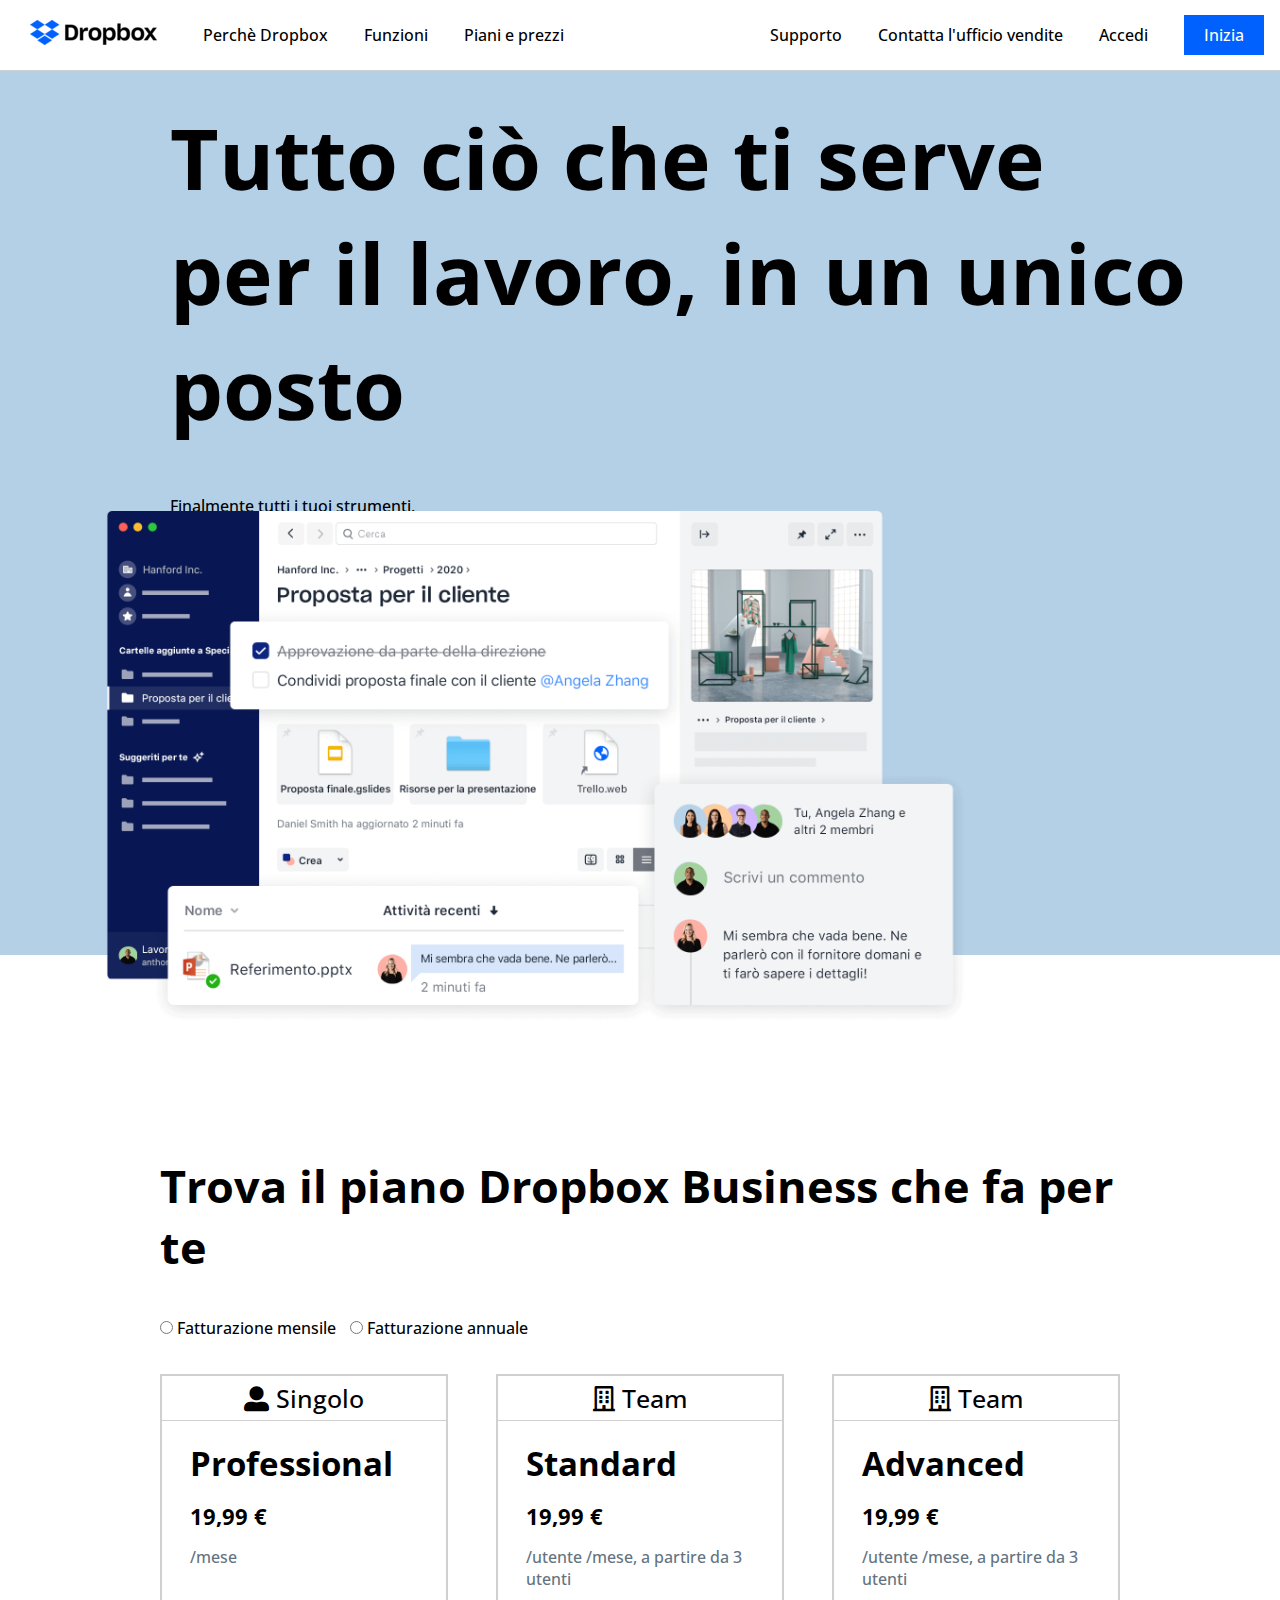
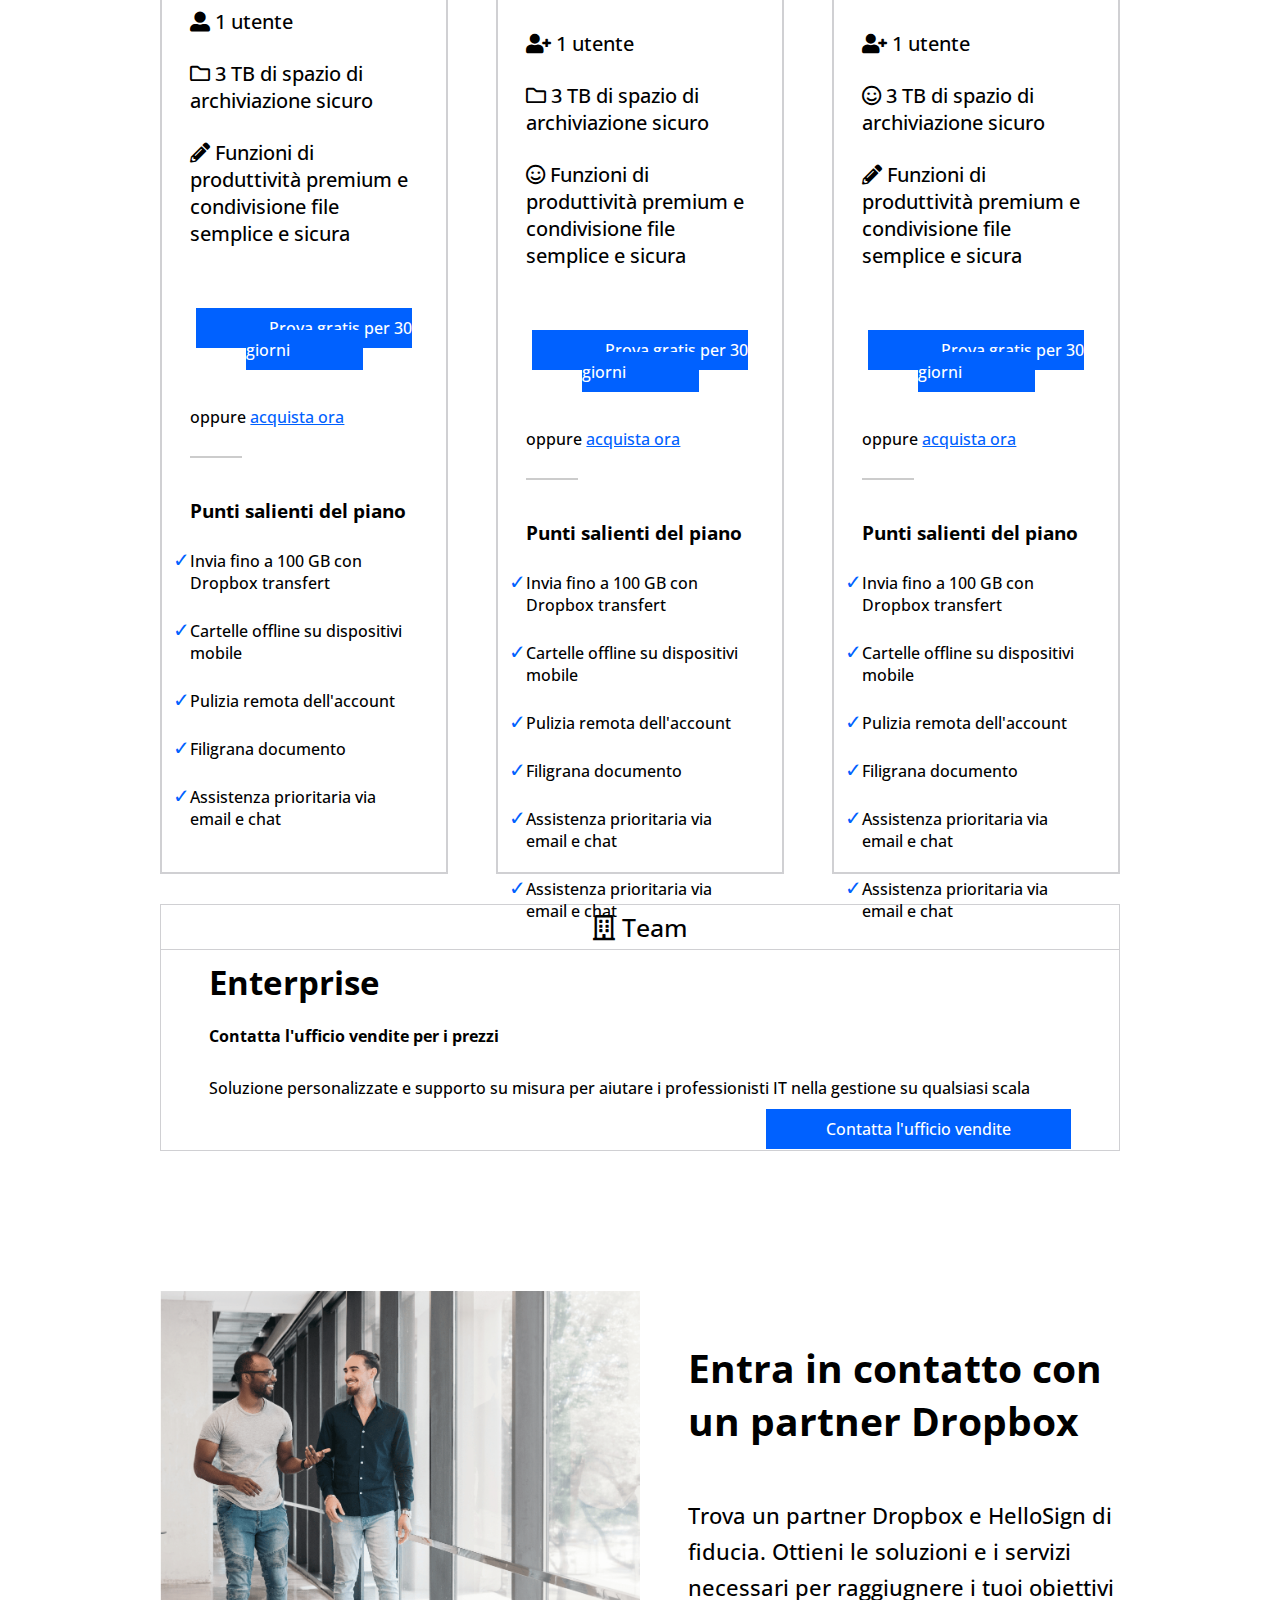
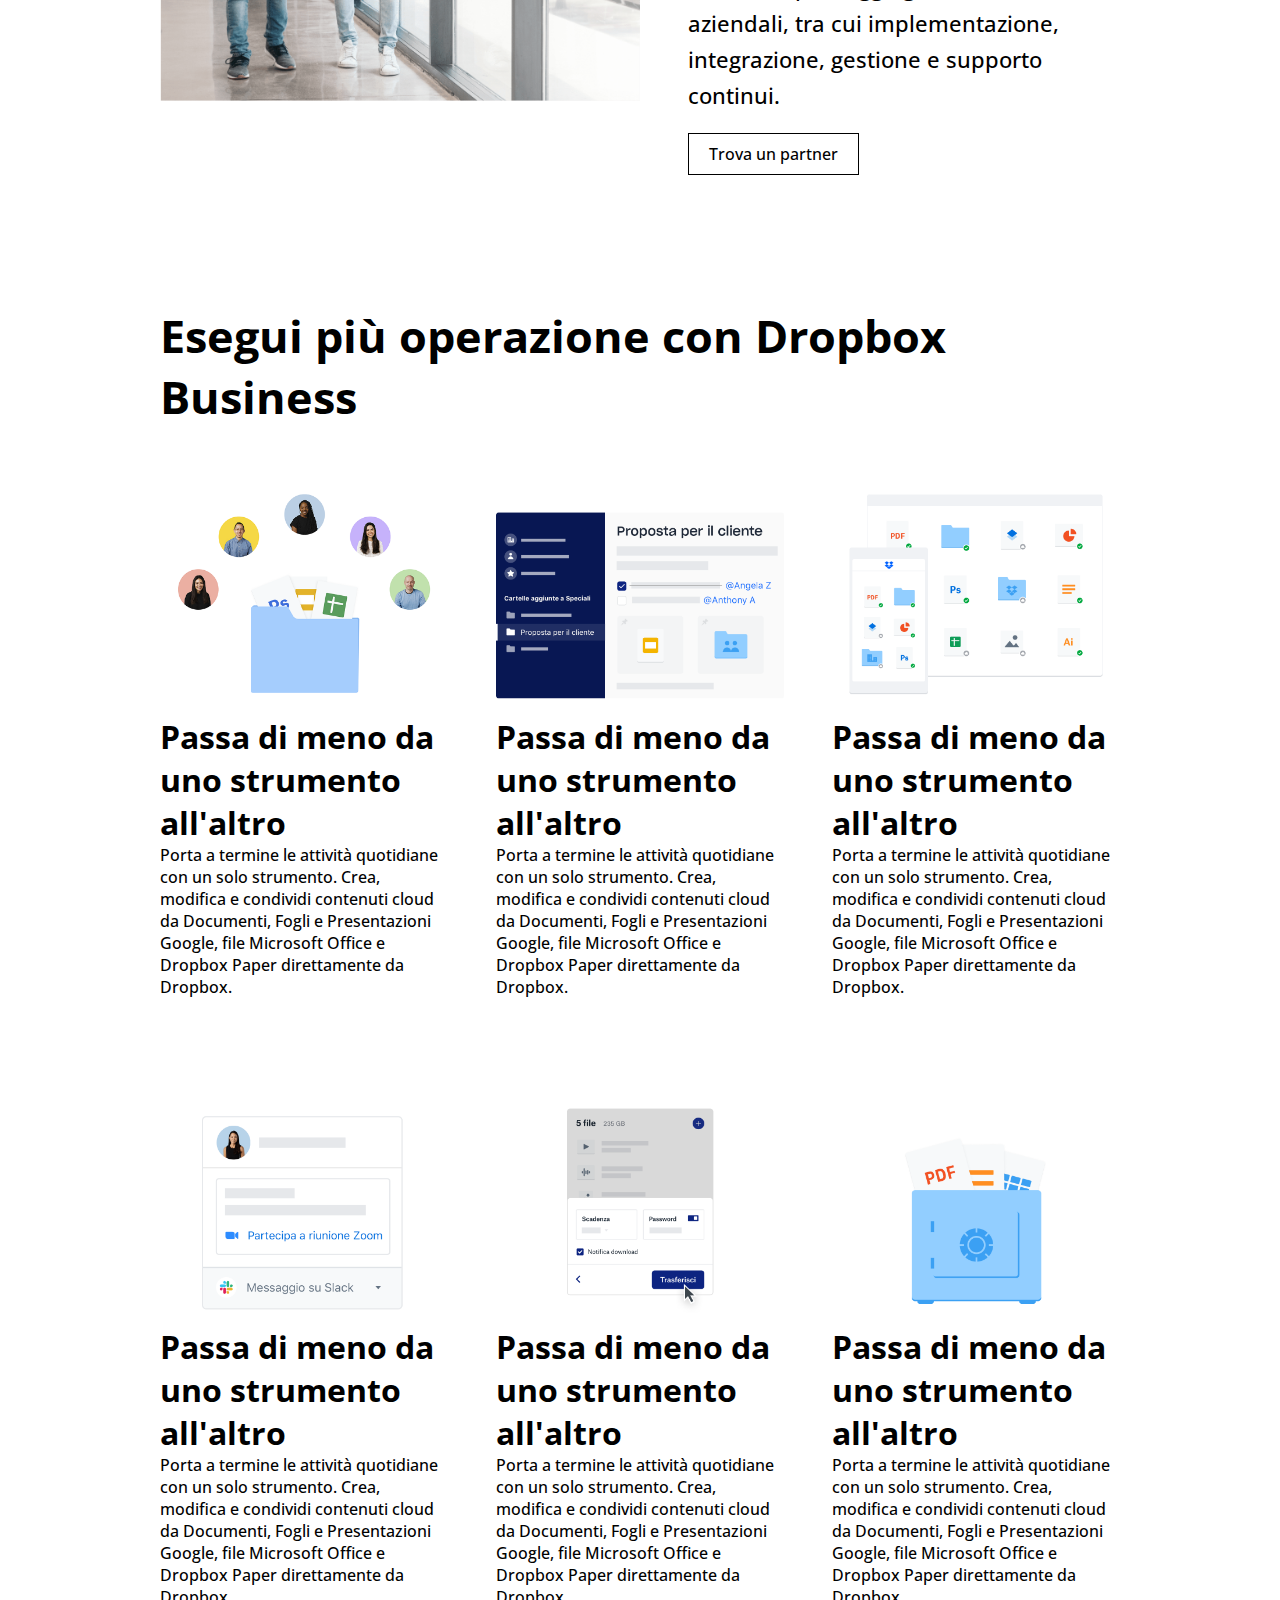
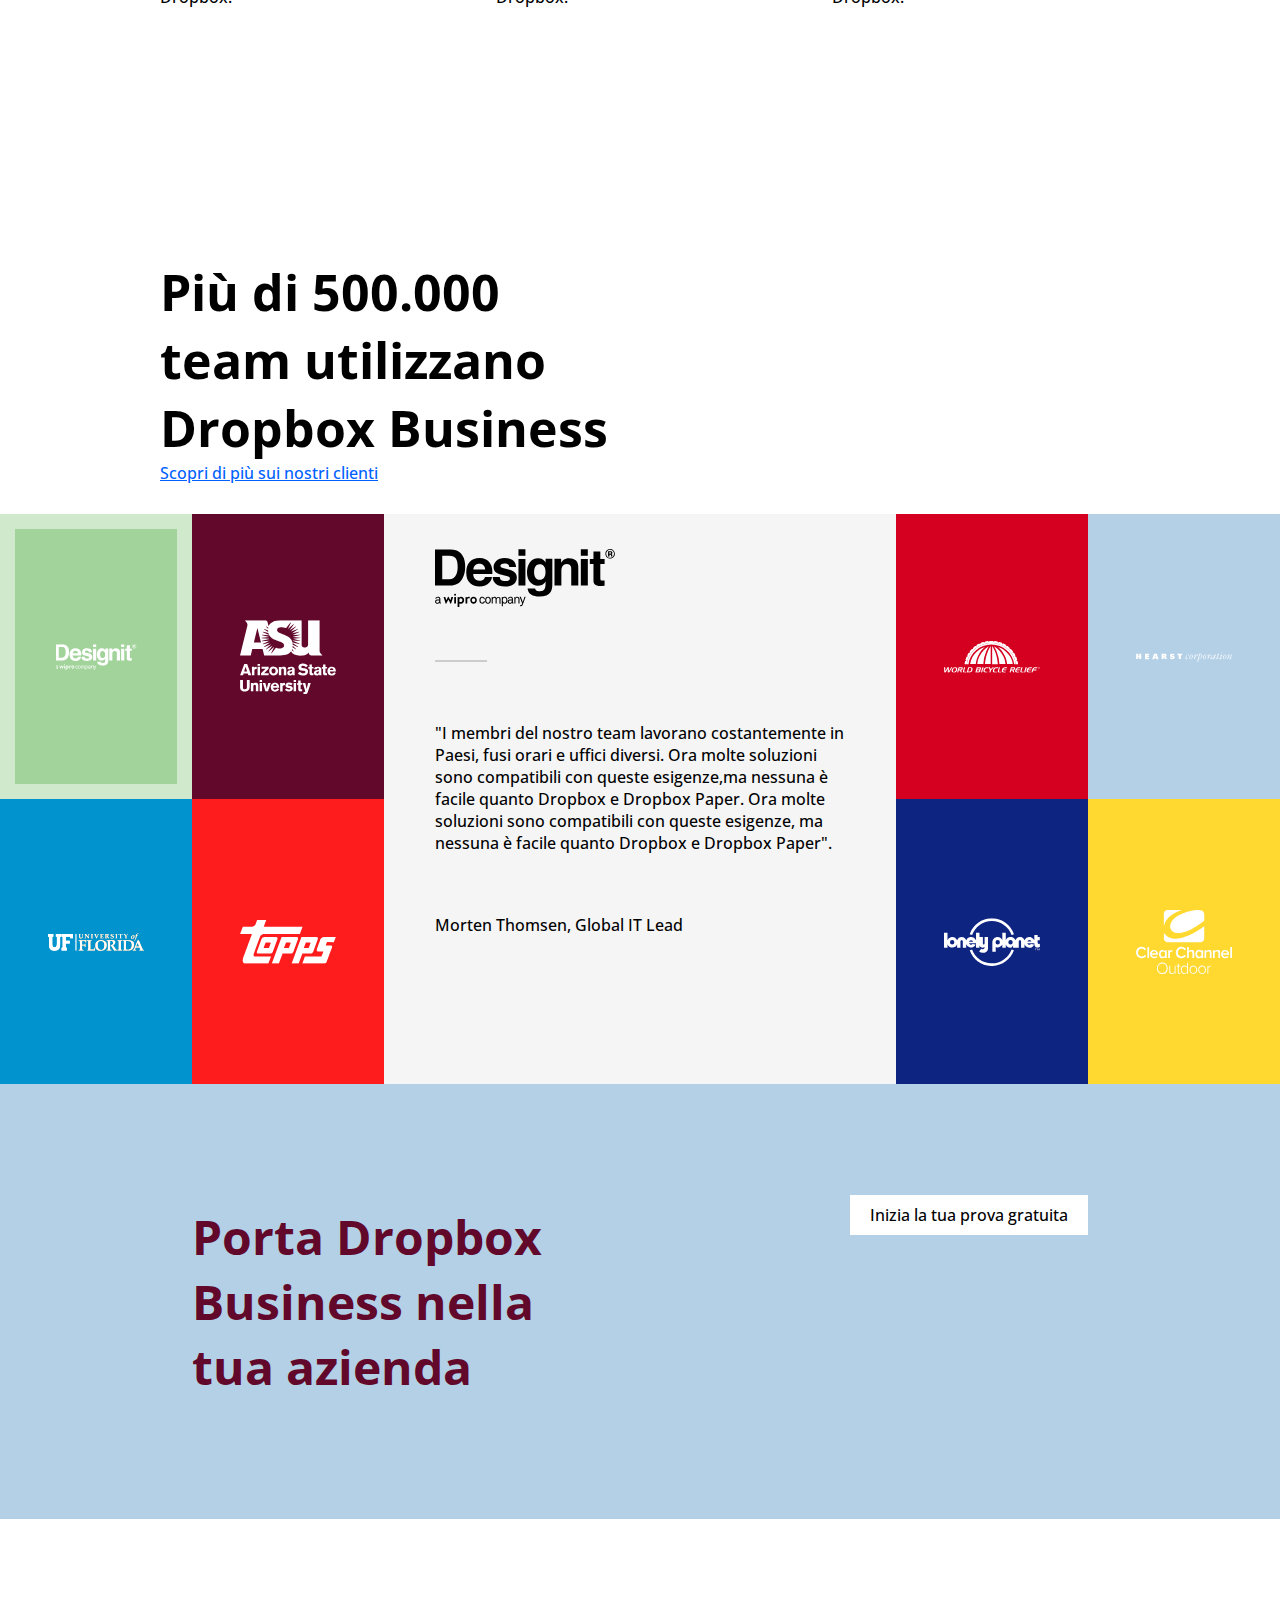
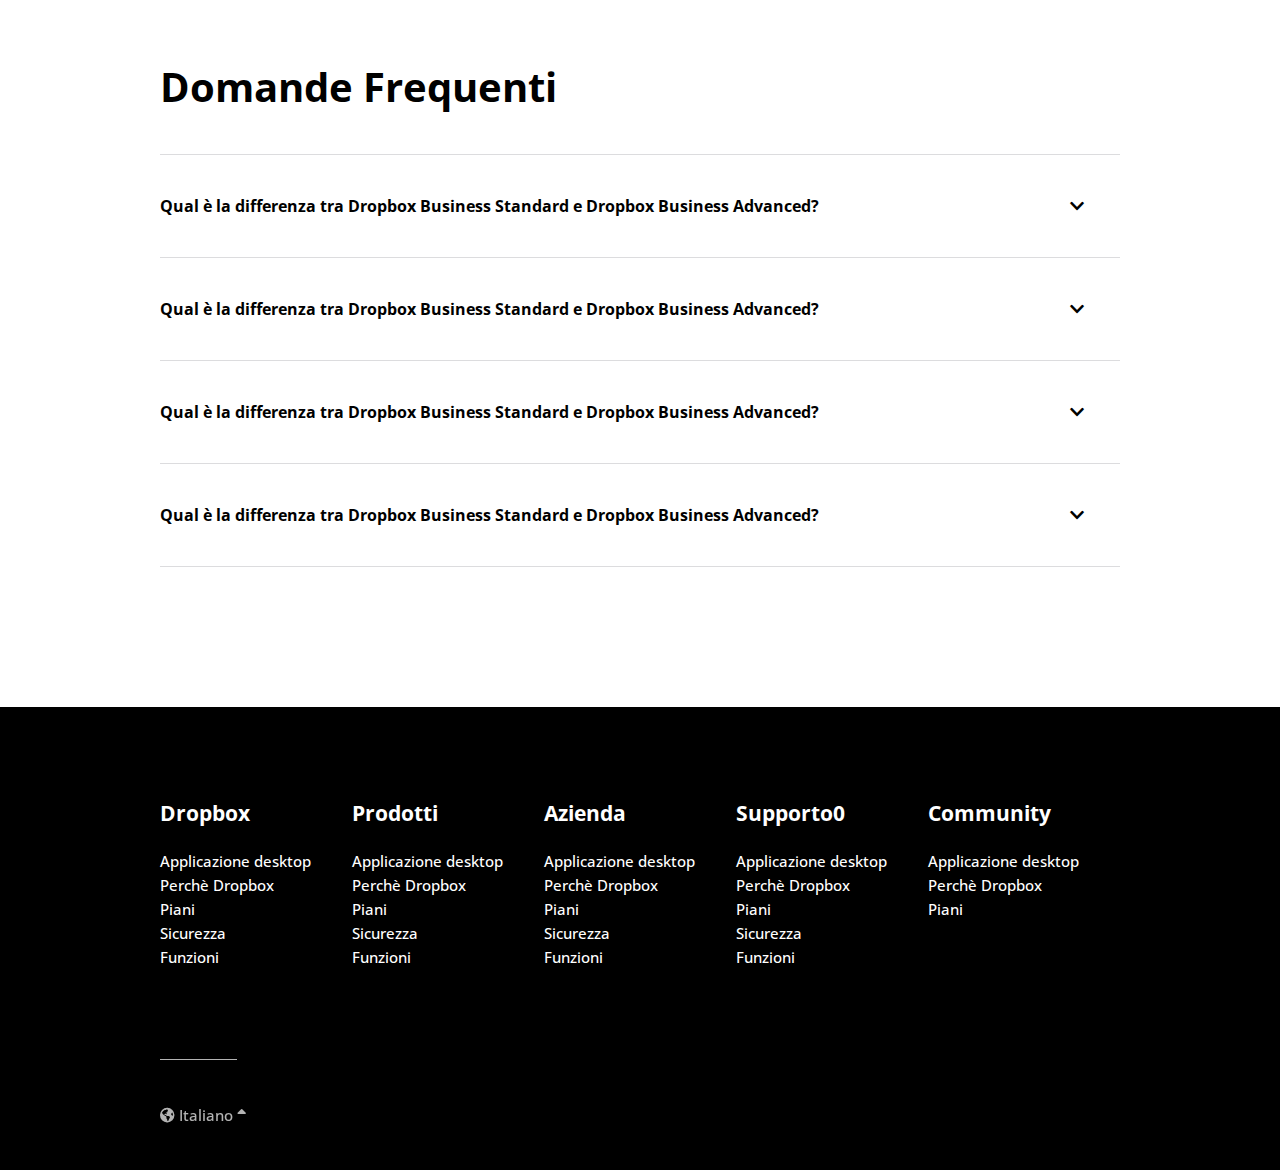
<file: index.html>
<!DOCTYPE html>
<html lang="en">
<head>
    <meta charset="UTF-8">
    <meta http-equiv="X-UA-Compatible" content="IE=edge">
    <meta name="viewport" content="width=device-width, initial-scale=1.0">
    <!-- fonts -->
    <link rel="preconnect" href="https://fonts.googleapis.com">
    <link rel="preconnect" href="https://fonts.gstatic.com" crossorigin>
    <link href="https://fonts.googleapis.com/css2?family=Open+Sans:wght@400;500;700&display=swap" rel="stylesheet">
    <!-- font awesome (icone)-->
    <link rel="stylesheet" href="https://cdnjs.cloudflare.com/ajax/libs/font-awesome/5.15.3/css/all.min.css">
    <!-- css -->
    <link rel="stylesheet" href="css/style.css">
    <title>Dropbox</title>
</head>

<body>
    <!-- intestazione -->
    <header>
        <div class="cf">
            <!-- logo -->
            <div id="logo">
                <a href="#"><img src="img/logo-small.png" alt="logo db"></a>
            </div>
            <!-- menù sx -->
            <nav id="menù-sx">
                <ul>
                    <li><a href="#">Perchè Dropbox</a></li>
                    <li><a href="#">Funzioni</a></li>
                    <li><a href="#">Piani e prezzi</a></li>
                </ul>
            </nav>
            <!-- menu dx -->
            <nav id="menù-dx">
                <ul>
                    <li><a href="#">Supporto</a></li>
                    <li><a href="#">Contatta l'ufficio vendite</a></li>
                    <li><a href="#">Accedi</a></li>
                    <li><a class="button" href="#">Inizia</a></li>
                </ul>
            </nav>
        </div>
    </header>

    <!-- parte principale -->
    <main>
        <!-- jumbotron -->
        <div id="jumbotron">
            <div class="cf">
                <!-- jumbotron titolo -->
                <div id="jumbo-title">
                    <h1>Tutto ciò che ti serve per il lavoro, in un unico posto</h1>
                </div>      
                <!-- jumbotron testo    -->
                <div id="jumbo-main-text">
                    <p>
                        Finalmente tutti i tuoi strumenti, contenuti e collaboratori sono accessibili dallo stesso posto. Dropbox Business è più di uno spazio di archiviazione sicuro: è un modo intelligente e integrato per ottimizzare il flusso di lavoro esistente.              
                    </p>
                    <!-- jumbotron button -->
                    <div id="jumbo-btn">
                            <a class="button" href="#">Inizia la tua prova gratuita</a>
                    </div>
                    <p>Annulla in qualsiasi momento</p>
                    <a href="#subs-section"><i class="fas fa-arrow-down"></i></a>
                </div>
                <!-- jumbotron image -->
                <div id="jumbo-img">
                    <img src="img/jumbo.png" alt="jumbo image">
                </div>
            </div>        
        </div>

        <!-- Sezione Abbonamenti -->
        <section id="subs-section">
            <!-- titolo -->
            <div id="subs-title">
                <h2>Trova il piano Dropbox Business che fa per te</h2>
            </div>
            <!-- radio button-->
            <input type="radio" value="Fatturazione mensile">
            <label for="Fatturazione mensile">Fatturazione mensile</label>
            <input type="radio" value="Fatturazione annuale">
            <label for="Fatturazione annuale">Fatturazione annuale</label>

            <!-- descrizione abbonamenti -->
            <div id="subs">
                <div class="cf">
                <!-- colonna di sinistra -->
                <div class="col">
                    <div class="sub-target">
                        <i class="fas fa-user-alt"></i> Singolo
                    </div>
                    <div class="allineamento-text-sub">
                        <h3>Professional</h3>
                        <h4 class="price">19,99 €</h4>
                        <span class="durata-sub">/mese</span>
                        <div class="info-sub">
                            <ul>
                                <li><i class="fas fa-user-alt"></i> 1 utente</li>
                                <li><i class="far fa-folder"></i> 3 TB di spazio di archiviazione sicuro</li>
                                <li><i class="fas fa-pencil-alt"></i> Funzioni di produttività premium e condivisione file semplice e sicura</li>
                            </ul>
                        </div>
                        <div class="button-free-trial">
                            <a class="button" href="#">Prova gratis per 30 giorni</a>
                        </div>
                        <div class="border-bottom">
                            <span>oppure <a class="acquista-ora" href="#">acquista ora</a></span>
                        </div>
                        <div class="punti-salienti-sub">
                            <ul>
                                <li><h4>Punti salienti del piano</h4></li>
                                <li> Invia fino a 100 GB con Dropbox transfert</li>
                                <li> Cartelle offline su dispositivi mobile</li>
                                <li> Pulizia remota dell'account</li>
                                <li> Filigrana documento</li>
                                <li> Assistenza prioritaria via email e chat</li>
                            </ul>
                        </div>      
                    </div>
                </div>

                <!-- colonna centrale -->
                <div class="col-middle col">
                    <div class="sub-target">
                        <i class="far fa-building"></i> Team
                    </div>
                    <div class="allineamento-text-sub">
                        <h3>Standard</h3>
                        <h4 class="price">19,99 €</h4>
                        <span class="durata-sub">/utente /mese, a partire da 3 utenti</span>
                        <div class="info-sub">
                            <ul>
                                <li><i class="fas fa-user-plus"></i> 1 utente</li>
                                <li><i class="far fa-folder"></i> 3 TB di spazio di archiviazione sicuro</li>
                                <li><i class="far fa-smile"></i> Funzioni di produttività premium e condivisione file semplice e sicura</li>
                            </ul>
                        </div>
                        <div class="button-free-trial">
                            <a class="button" href="#">Prova gratis per 30 giorni</a>
                        </div>
                        <div class="border-bottom">
                            <span>oppure <a class="acquista-ora" href="#">acquista ora</a></span>
                        </div>
                        <div class="punti-salienti-sub">
                            <ul>
                                <li><h4 >Punti salienti del piano</h4></li>
                                <li> Invia fino a 100 GB con Dropbox transfert</li>
                                <li> Cartelle offline su dispositivi mobile</li>
                                <li> Pulizia remota dell'account</li>
                                <li> Filigrana documento</li>
                                <li> Assistenza prioritaria via email e chat</li>
                                <li> Assistenza prioritaria via email e chat</li>
                            </ul>
                        </div>      
                    </div>
                </div>

                <!-- colonna di destra -->
                <div class="col">
                    <div class="sub-target">
                        <i class="far fa-building"></i> Team
                    </div>
                    <div class="allineamento-text-sub">
                        <h3>Advanced</h3>
                        <h4 class="price">19,99 €</h4>
                        <span class="durata-sub">/utente /mese, a partire da 3 utenti</span>
                        <div class="info-sub">
                            <ul>
                                <li><i class="fas fa-user-plus"></i> 1 utente</li>
                                <li><i class="far fa-smile"></i> 3 TB di spazio di archiviazione sicuro</li>
                                <li><i class="fas fa-pencil-alt"></i> Funzioni di produttività premium e condivisione file semplice e sicura</li>
                            </ul>
                        </div>
                        <div class="button-free-trial">
                            <a class="button" href="#">Prova gratis per 30 giorni</a>
                        </div>
                        <div class="border-bottom">
                            <span>oppure <a class="acquista-ora" href="#">acquista ora</a></span>
                        </div>
                        <div class="punti-salienti-sub">
                            <ul>
                                <li><h4>Punti salienti del piano</h4></li>
                                <li> Invia fino a 100 GB con Dropbox transfert</li>
                                <li> Cartelle offline su dispositivi mobile</li>
                                <li> Pulizia remota dell'account</li>
                                <li> Filigrana documento</li>
                                <li> Assistenza prioritaria via email e chat</li>
                                <li> Assistenza prioritaria via email e chat</li>
                            </ul>
                        </div>      
                    </div>
                    </div>
                </div>

                <!-- rettangolo sotto -->
                <div id="bottom-box">
                    <div class="sub-target">
                        <i class="far fa-building"></i> Team
                    </div>
                    <div id="bottom-box-allineamento-content">
                        <div class="cf">
                            <div id="bottom-box-text">
                                <h3>Enterprise</h3>
                                <h4>Contatta l'ufficio vendite per i prezzi</h4>
                                <span>Soluzione personalizzate e supporto su misura per aiutare i professionisti IT nella gestione su qualsiasi scala</span>                       
                            </div>
                            <div id="bottom-box-btn">
                                <a class="button" href="#">Contatta l'ufficio vendite</a>
                            </div>    
                        </div>
                    </div>
                </div>
            </div>
        </section>
        
        <!-- Sezione contatta partner -->
        <section id="contatta-partner">
            <div class="cf">
                <div class="col-sx col">
                    <img src="img/partner.png" alt="partner">
                </div>
                    
                <div class="col-dx col">
                    <h3>Entra in contatto con un partner Dropbox</h3>
                    <p>
                        Trova un partner Dropbox e HelloSign di fiducia. Ottieni le soluzioni e i servizi necessari per raggiugnere i tuoi obiettivi aziendali, tra cui implementazione, integrazione, gestione e supporto continui.
                    </p>
                    <a class="button" href="#">Trova un partner</a>
                </div>
            </div>        
        </section>

        <!-- Sezione più operazioni con dropbox -->
        <section id="più-operazioni">
            <h2>Esegui più operazione con Dropbox Business</h2>
            <!-- prima riga -->
                <div class="row">
                    <div class="cf">
                        <!-- colonna di sinistra -->
                        <div class="col">
                            <img src="img/business-feature-switching-tools.png" alt="">
                            <h3>Passa di meno da uno strumento all'altro</h3>
                            <p>
                                Porta a termine le attività quotidiane con un solo strumento. Crea, modifica e condividi contenuti cloud da Documenti, Fogli e Presentazioni Google, file Microsoft Office e Dropbox Paper direttamente da Dropbox.
                            </p>
                        </div>
                        <!-- colonna centrale -->
                        <div class="col col-middle">
                            <img src="img/business-feature-coordinate-it.png" alt="">
                            <h3>Passa di meno da uno strumento all'altro</h3>
                            <p>
                                Porta a termine le attività quotidiane con un solo strumento. Crea, modifica e condividi contenuti cloud da Documenti, Fogli e Presentazioni Google, file Microsoft Office e Dropbox Paper direttamente da Dropbox.
                            </p>
                        </div>
                        <!-- colonna di destra -->
                        <div class="col">
                            <img src="img/business-feature-multi-device.png" alt="">
                            <h3>Passa di meno da uno strumento all'altro</h3>
                            <p>
                                Porta a termine le attività quotidiane con un solo strumento. Crea, modifica e condividi contenuti cloud da Documenti, Fogli e Presentazioni Google, file Microsoft Office e Dropbox Paper direttamente da Dropbox.
                            </p>
                        </div>
                    </div>    
                </div>
                <!-- seconda riga -->
                <div class="row">
                    <div class="cf">
                        <!-- clonna di sinistra -->
                        <div class="col">
                            <img src="img/business-feature-integrations-it.png" alt="">
                            <h3>Passa di meno da uno strumento all'altro</h3>
                            <p>
                                Porta a termine le attività quotidiane con un solo strumento. Crea, modifica e condividi contenuti cloud da Documenti, Fogli e Presentazioni Google, file Microsoft Office e Dropbox Paper direttamente da Dropbox.
                            </p>
                        </div>
                        <!-- colonna centrale -->
                        <div class="col col-middle">
                            <img src="img/business-feature-send-files-it.png" alt="">
                            <h3>Passa di meno da uno strumento all'altro</h3>
                            <p>
                                Porta a termine le attività quotidiane con un solo strumento. Crea, modifica e condividi contenuti cloud da Documenti, Fogli e Presentazioni Google, file Microsoft Office e Dropbox Paper direttamente da Dropbox.
                            </p>
                        </div>
                        <!-- colonna di destra -->
                        <div class="col">
                            <img src="img/business-feature-security.png" alt="">
                            <h3>Passa di meno da uno strumento all'altro</h3>
                            <p>
                                Porta a termine le attività quotidiane con un solo strumento. Crea, modifica e condividi contenuti cloud da Documenti, Fogli e Presentazioni Google, file Microsoft Office e Dropbox Paper direttamente da Dropbox.
                            </p>
                        </div>
                    </div>    
                </div>
        </section>

        <!-- Sezione 500.000 team utilizzano dropbox business -->
        <section id="team-db-business" class="section-100-width">
            <!-- titolo -->
            <div class="top">
                <div class="title">
                    <h2>Più di 500.000 team  utilizzano Dropbox Business</h2>
                    <a href="#">Scopri di più sui nostri clienti</a>
                </div>
            </div>
            <!-- contenuto -->
            <div id="clienti-db">
                <div class="cf">
                    <!-- clienti sinistra -->
                    <aside>
                        <div>
                            <img src="img/designit.svg" alt="">
                        </div>
                        <div>
                            <img src="img/arizona_state_university.svg" alt="">
                        </div>
                        <div>
                            <img src="img/university_of_florida.svg" alt="">
                        </div>
                        <div>
                            <img src="img/topps.svg" alt="">
                        </div>  
                    </aside>
                    <!-- feedback cliente -->
                    <div class="col-middle">
                        <div class="allineamento-contenuto">
                            <div class="border-bottom">
                                <img src="img/designit.svg" alt="">
                            </div>
                            <p>
                                "I membri del nostro team lavorano costantemente in Paesi, fusi orari e uffici diversi. Ora molte soluzioni sono compatibili con queste esigenze,ma nessuna è facile quanto Dropbox e Dropbox Paper. Ora molte soluzioni sono compatibili con queste esigenze, ma nessuna è facile quanto Dropbox e Dropbox Paper".
                            </p>
                            <span>Morten Thomsen, Global IT Lead</span>
                        </div>
                    </div>
                    <!-- clienti destra -->
                    <aside>   
                        <div>
                            <img src="img/world_bicycle_relief.svg" alt="">
                        </div>
                        <div>
                            <img src="img/hearst_corp.svg" alt="">
                        </div>
                        <div>
                            <img src="img/lonely_planet.svg" alt="">
                        </div>
                        <div>
                            <img src="img/clear_channel.svg" alt="">
                        </div>
                    </aside>
                </div>           
            </div>
            <!-- Prova Dropbox Business -->
            <div class="bottom">
                <div class="allineamento-contenuto">
                    <div class="cf">
                        <div class="col-sx col">
                            <h2>Porta Dropbox Business nella tua azienda</h2>
                        </div>
                        <div class="col-dx col">
                            <a class="button" href="#">Inizia la tua prova gratuita</a>
                        </div>                       
                    </div>       
                </div>
            </div>         
        </section>

        <!-- Sezione Q&A -->
        <section id="QnA">
            <h2>Domande Frequenti</h2>
            <div class="question">
                <span>Qual è la differenza tra Dropbox Business Standard e Dropbox Business Advanced?</span>
                <i class="fas fa-chevron-down"></i>
            </div>
            <div class="question">
                <span>Qual è la differenza tra Dropbox Business Standard e Dropbox Business Advanced?</span>
                <i class="fas fa-chevron-down"></i>
            </div>
            <div class="question">
                <span>Qual è la differenza tra Dropbox Business Standard e Dropbox Business Advanced?</span>
                <i class="fas fa-chevron-down"></i>
            </div>
            <div class="question">
                <span>Qual è la differenza tra Dropbox Business Standard e Dropbox Business Advanced?</span>
                <i class="fas fa-chevron-down"></i>
            </div>        
        </section>
    </main>

    <!-- footer -->
    <footer>
        <!-- menù -->
        <section>
            <div class="cf">
                <div class="col">
                    <ul>
                        <li>
                            Dropbox
                        </li>
                        <li>
                            <a href="#">Applicazione desktop</a>
                        </li>
                        <li>
                            <a href="#">Perchè Dropbox</a>
                        </li>
                        <li>
                            <a href="#">Piani</a>
                        </li>
                        <li>
                            <a href="#">Sicurezza</a>
                        </li>
                        <li>
                            <a href="#">Funzioni</a>
                        </li>
                    </ul>
                </div>
                <div class="col">
                    <ul>
                        <li>
                            Prodotti
                        </li>
                        <li>
                            <a href="#">Applicazione desktop</a>
                        </li>
                        <li>
                            <a href="#">Perchè Dropbox</a>
                        </li>
                        <li>
                            <a href="#">Piani</a>
                        </li>
                        <li>
                            <a href="#">Sicurezza</a>
                        </li>
                        <li>
                            <a href="#">Funzioni</a>
                        </li>
                    </ul>
                </div>
                <div class="col">
                    <ul>
                        <li>
                            Azienda
                        </li>
                        <li>
                            <a href="#">Applicazione desktop</a>
                        </li>
                        <li>
                            <a href="#">Perchè Dropbox</a>
                        </li>
                        <li>
                            <a href="#">Piani</a>
                        </li>
                        <li>
                            <a href="#">Sicurezza</a>
                        </li>
                        <li>
                            <a href="#">Funzioni</a>
                        </li>
                    </ul>
                </div>
                <div class="col">
                    <ul>
                        <li>
                            Supporto0
                        </li>
                        <li>
                            <a href="#">Applicazione desktop</a>
                        </li>
                        <li>
                            <a href="#">Perchè Dropbox</a>
                        </li>
                        <li>
                            <a href="#">Piani</a>
                        </li>
                        <li>
                            <a href="#">Sicurezza</a>
                        </li>
                        <li>
                            <a href="#">Funzioni</a>
                        </li>
                    </ul>
                </div>
                <div class="col">
                    <ul>
                        <li>
                            Community
                        </li>
                        <li>
                            <a href="#">Applicazione desktop</a>
                        </li>
                        <li>
                            <a href="#">Perchè Dropbox</a>
                        </li>
                        <li>
                            <a href="#">Piani</a>
                        </li>
                    </ul>
                </div>            
            </div>
        </section>
         <!--lingua  -->
        <section>
            <div class="border-top"></div>
            <div class="lang">
                <i class="fas fa-globe-americas"></i>
                <span>Italiano</span>
                <a href="#"><i class="fas fa-sort-up"></i></a>
            </div>
        </section>    
    </footer>
</body>
</html>
</file>
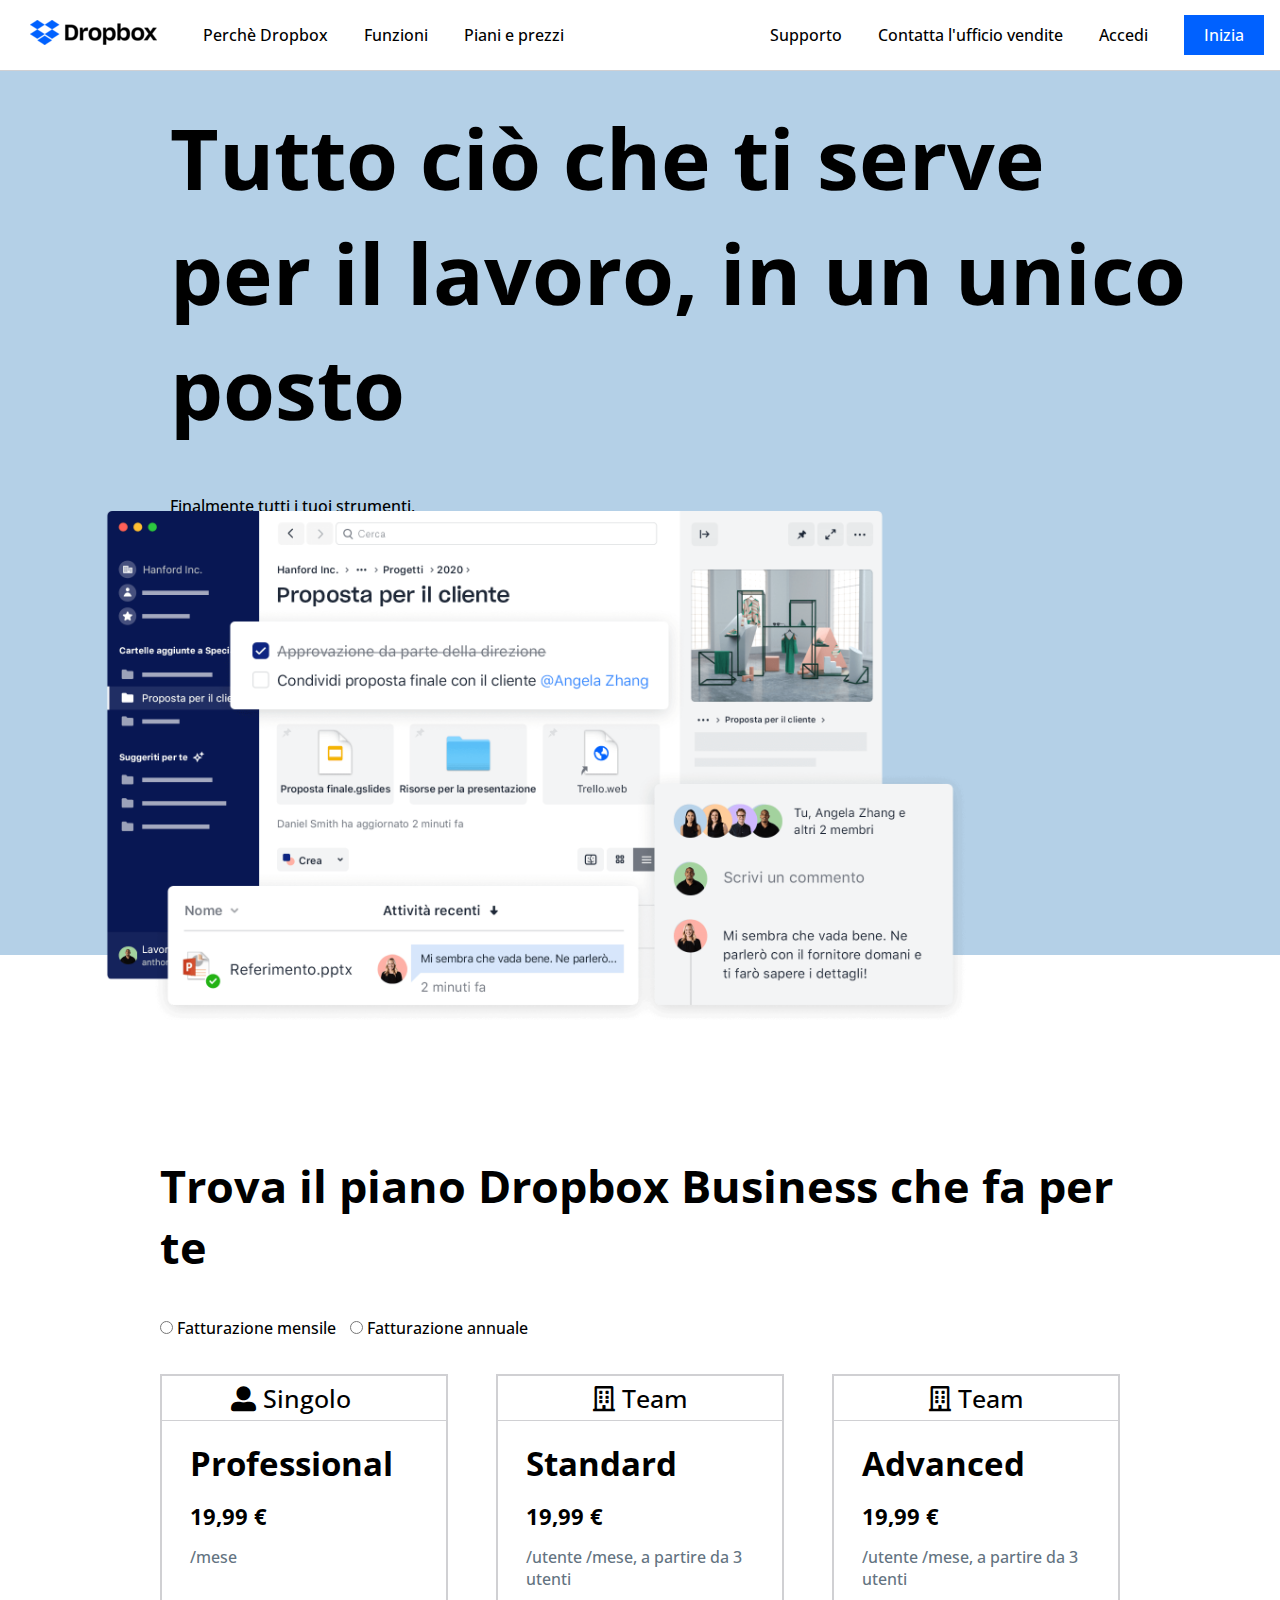
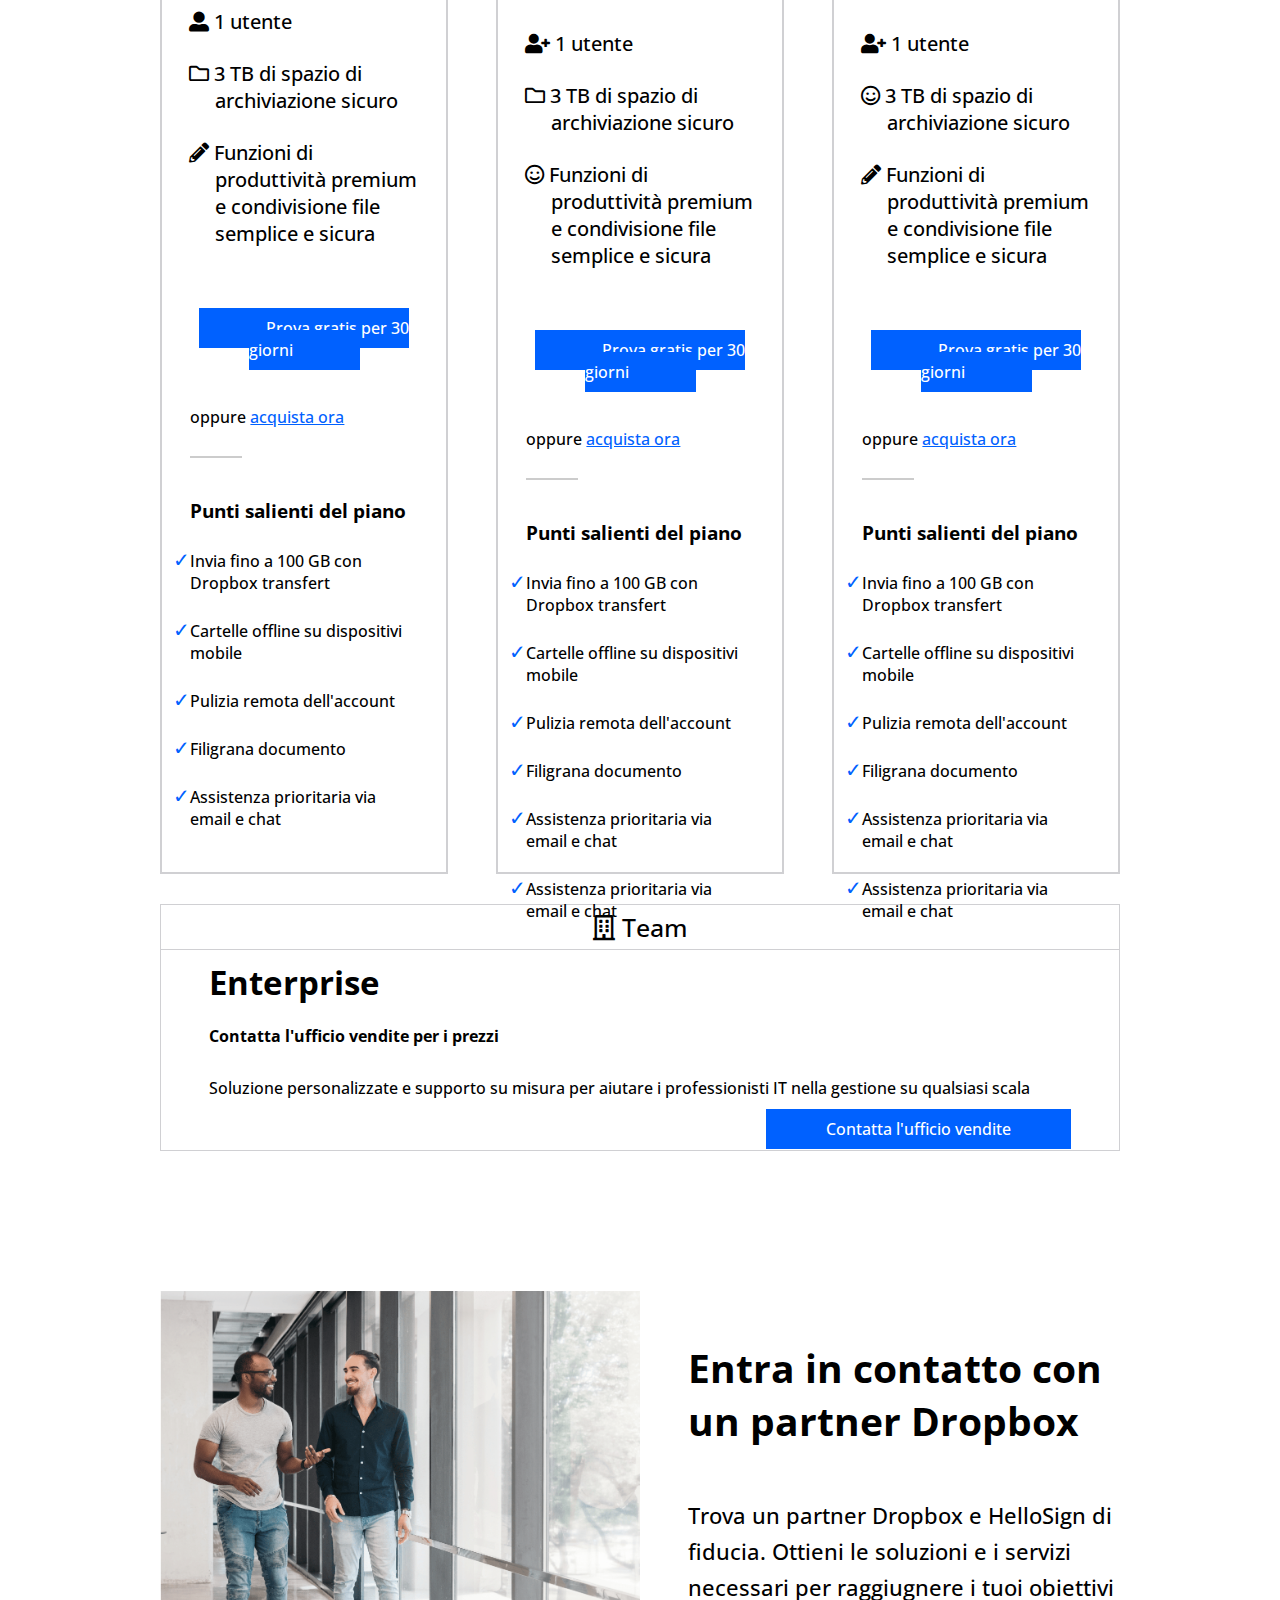
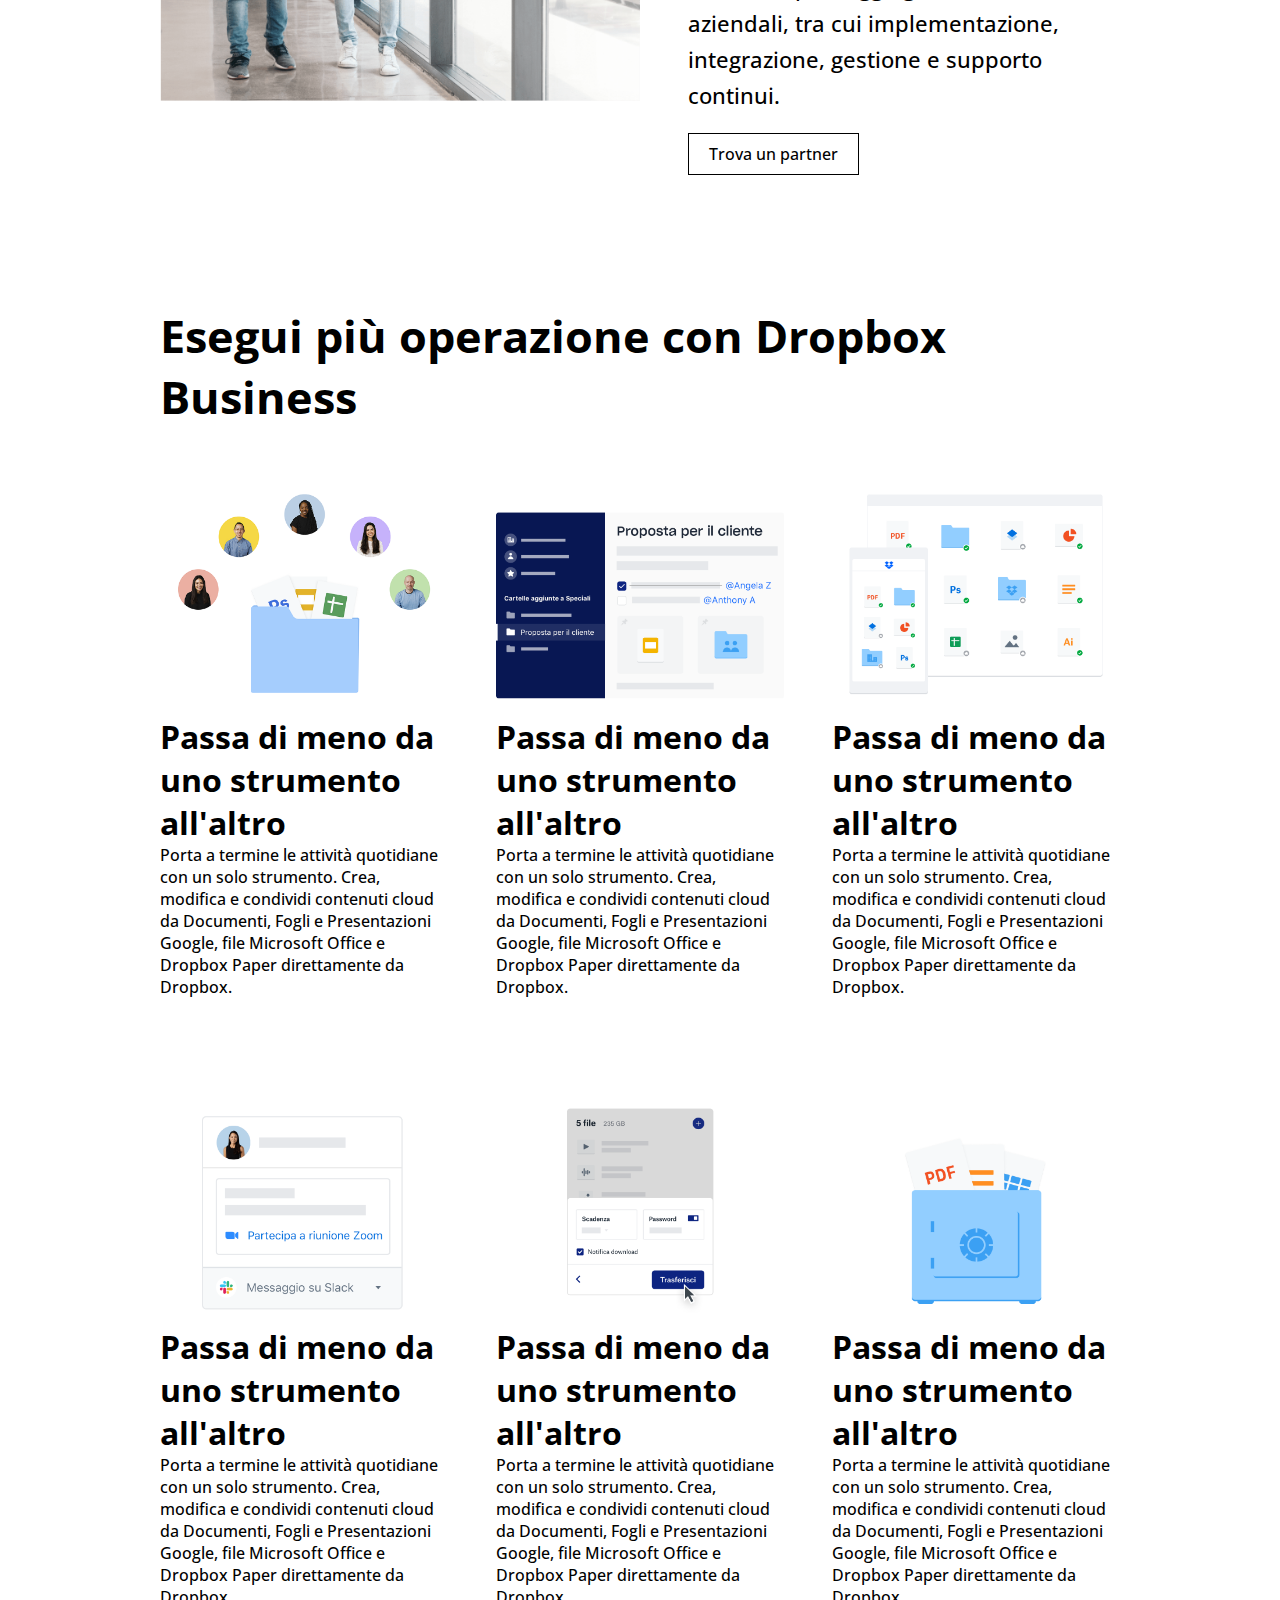
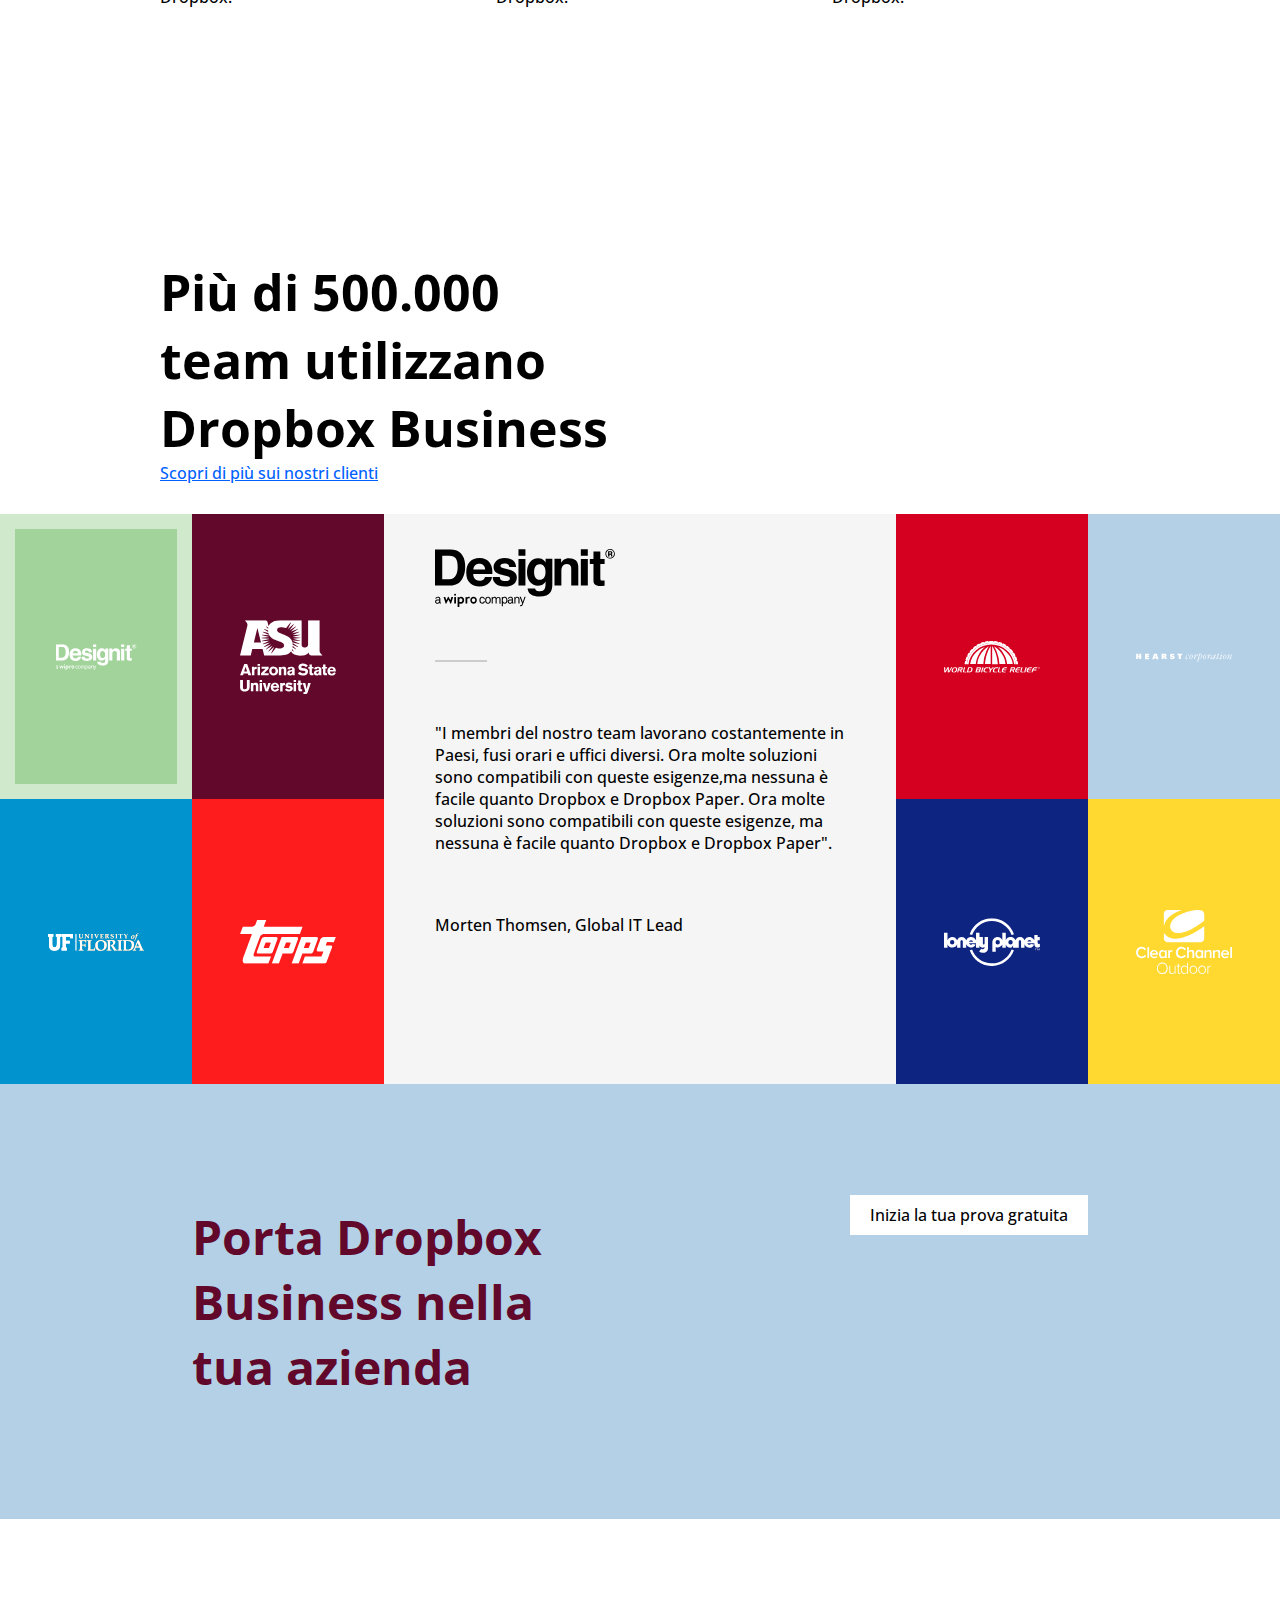
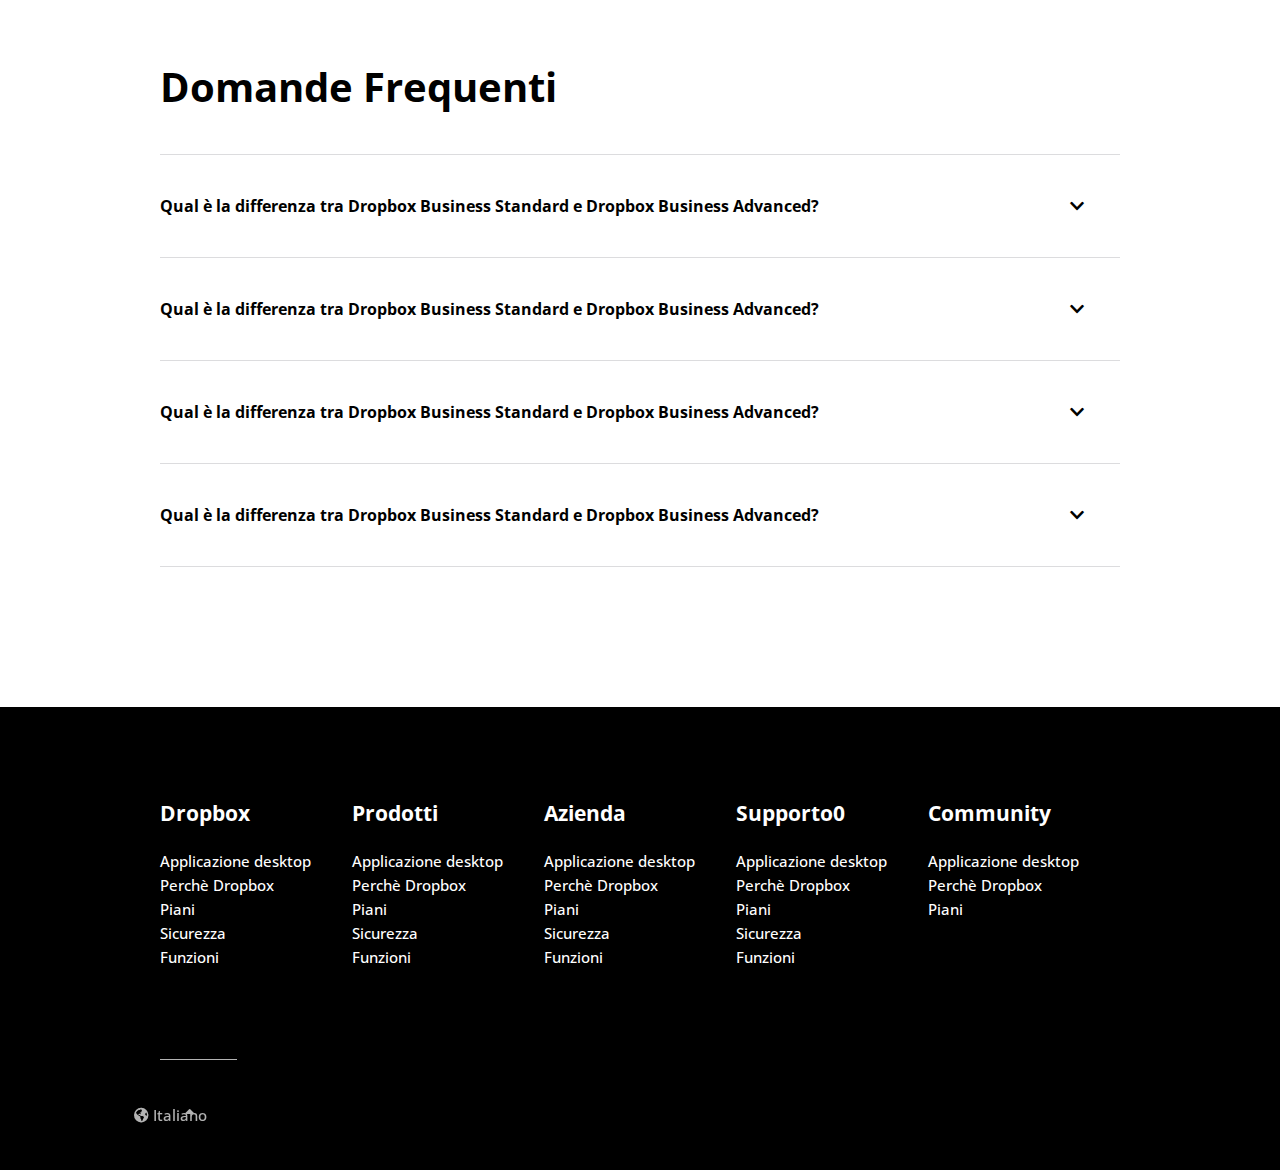
<file: bonus/index.html>
<!DOCTYPE html>
<html lang="en">
<head>
    <meta charset="UTF-8">
    <meta http-equiv="X-UA-Compatible" content="IE=edge">
    <meta name="viewport" content="width=device-width, initial-scale=1.0">
    <!-- fonts -->
    <link rel="preconnect" href="https://fonts.googleapis.com">
    <link rel="preconnect" href="https://fonts.gstatic.com" crossorigin>
    <link href="https://fonts.googleapis.com/css2?family=Open+Sans:wght@400;500;700&display=swap" rel="stylesheet">
    <!-- font awesome (icone)-->
    <link rel="stylesheet" href="https://cdnjs.cloudflare.com/ajax/libs/font-awesome/5.15.3/css/all.min.css">
    <!-- css -->
    <link rel="stylesheet" href="css/style.css">
    <title>Dropbox</title>
</head>

<body>
    <!-- intestazione -->
    <header>
        <div class="cf">
            <!-- logo -->
            <div id="logo">
                <a href="#"><img src="img/logo-small.png" alt="logo db"></a>
            </div>
            <!-- menù sx -->
            <nav id="menù-sx">
                <ul>
                    <li><a href="#">Perchè Dropbox</a></li>
                    <li><a href="#">Funzioni</a></li>
                    <li><a href="#">Piani e prezzi</a></li>
                </ul>
            </nav>
            <!-- menu dx -->
            <nav id="menù-dx">
                <ul>
                    <li><a href="#">Supporto</a>
                        <ul>
                            <li>
                                <a href="#">Centro assistenza</a>
                            </li>
                            <li>
                                <a href="#">Forum della community</a>
                            </li>
                        </ul>
                    </li>
                    <li><a href="#">Contatta l'ufficio vendite</a></li>
                    <li><a href="#">Accedi</a></li>
                    <li><a class="button" href="#">Inizia</a></li>
                </ul>
            </nav>
        </div>
    </header>

    <!-- parte principale -->
    <main>
        <!-- jumbotron -->
        <div id="jumbotron">
            <div class="cf">
                <!-- jumbotron titolo -->
                <div id="jumbo-title">
                    <h1>Tutto ciò che ti serve per il lavoro, in un unico posto</h1>
                </div>      
                <!-- jumbotron testo    -->
                <div id="jumbo-main-text">
                    <p>
                        Finalmente tutti i tuoi strumenti, contenuti e collaboratori sono accessibili dallo stesso posto. Dropbox Business è più di uno spazio di archiviazione sicuro: è un modo intelligente e integrato per ottimizzare il flusso di lavoro esistente.              
                    </p>
                    <!-- jumbotron button -->
                    <div id="jumbo-btn">
                            <a class="button" href="#">Inizia la tua prova gratuita</a>
                    </div>
                    <p>Annulla in qualsiasi momento</p>
                    <a href="#subs-section"><i class="fas fa-arrow-down"></i></a>
                </div>
                <!-- jumbotron image -->
                <div id="jumbo-img">
                    <img src="img/jumbo.png" alt="jumbo image">
                </div>
            </div>        
        </div>

        <!-- Sezione Abbonamenti -->
        <section id="subs-section">
            <!-- titolo -->
            <div id="subs-title">
                <h2>Trova il piano Dropbox Business che fa per te</h2>
            </div>
            <!-- radio button-->
            <input type="radio" value="Fatturazione mensile">
            <label for="Fatturazione mensile">Fatturazione mensile</label>
            <input type="radio" value="Fatturazione annuale">
            <label for="Fatturazione annuale">Fatturazione annuale</label>

            <!-- descrizione abbonamenti -->
            <div id="subs">
                <div class="cf">
                <!-- colonna di sinistra -->
                <div class="col">
                    <div class="sub-target">
                        <i class="fas fa-user-alt"></i> Singolo
                    </div>
                    <div class="allineamento-text-sub">
                        <h3>Professional</h3>
                        <h4 class="price">19,99 €</h4>
                        <span class="durata-sub">/mese</span>
                        <div class="info-sub">
                            <ul>
                                <li><i class="fas fa-user-alt"></i> 1 utente</li>
                                <li><i class="far fa-folder"></i> 3 TB di spazio di archiviazione sicuro</li>
                                <li><i class="fas fa-pencil-alt"></i> Funzioni di produttività premium e condivisione file semplice e sicura</li>
                            </ul>
                        </div>
                        <div class="button-free-trial">
                            <a class="button" href="#">Prova gratis per 30 giorni</a>
                        </div>
                        <div class="border-bottom">
                            <span>oppure <a class="acquista-ora" href="#">acquista ora</a></span>
                        </div>
                        <div class="punti-salienti-sub">
                            <ul>
                                <li><h4>Punti salienti del piano</h4></li>
                                <li> Invia fino a 100 GB con Dropbox transfert</li>
                                <li> Cartelle offline su dispositivi mobile</li>
                                <li> Pulizia remota dell'account</li>
                                <li> Filigrana documento</li>
                                <li> Assistenza prioritaria via email e chat</li>
                            </ul>
                        </div>      
                    </div>
                </div>

                <!-- colonna centrale -->
                <div class="col-middle col">
                    <div class="sub-target">
                        <i class="far fa-building"></i> Team
                    </div>
                    <div class="allineamento-text-sub">
                        <h3>Standard</h3>
                        <h4 class="price">19,99 €</h4>
                        <span class="durata-sub">/utente /mese, a partire da 3 utenti</span>
                        <div class="info-sub">
                            <ul>
                                <li><i class="fas fa-user-plus"></i> 1 utente</li>
                                <li><i class="far fa-folder"></i> 3 TB di spazio di archiviazione sicuro</li>
                                <li><i class="far fa-smile"></i> Funzioni di produttività premium e condivisione file semplice e sicura</li>
                            </ul>
                        </div>
                        <div class="button-free-trial">
                            <a class="button" href="#">Prova gratis per 30 giorni</a>
                        </div>
                        <div class="border-bottom">
                            <span>oppure <a class="acquista-ora" href="#">acquista ora</a></span>
                        </div>
                        <div class="punti-salienti-sub">
                            <ul>
                                <li><h4 >Punti salienti del piano</h4></li>
                                <li> Invia fino a 100 GB con Dropbox transfert</li>
                                <li> Cartelle offline su dispositivi mobile</li>
                                <li> Pulizia remota dell'account</li>
                                <li> Filigrana documento</li>
                                <li> Assistenza prioritaria via email e chat</li>
                                <li> Assistenza prioritaria via email e chat</li>
                            </ul>
                        </div>      
                    </div>
                </div>

                <!-- colonna di destra -->
                <div class="col">
                    <div class="sub-target">
                        <i class="far fa-building"></i> Team
                    </div>
                    <div class="allineamento-text-sub">
                        <h3>Advanced</h3>
                        <h4 class="price">19,99 €</h4>
                        <span class="durata-sub">/utente /mese, a partire da 3 utenti</span>
                        <div class="info-sub">
                            <ul>
                                <li><i class="fas fa-user-plus"></i> 1 utente</li>
                                <li><i class="far fa-smile"></i> 3 TB di spazio di archiviazione sicuro</li>
                                <li><i class="fas fa-pencil-alt"></i> Funzioni di produttività premium e condivisione file semplice e sicura</li>
                            </ul>
                        </div>
                        <div class="button-free-trial">
                            <a class="button" href="#">Prova gratis per 30 giorni</a>
                        </div>
                        <div class="border-bottom">
                            <span>oppure <a class="acquista-ora" href="#">acquista ora</a></span>
                        </div>
                        <div class="punti-salienti-sub">
                            <ul>
                                <li><h4>Punti salienti del piano</h4></li>
                                <li> Invia fino a 100 GB con Dropbox transfert</li>
                                <li> Cartelle offline su dispositivi mobile</li>
                                <li> Pulizia remota dell'account</li>
                                <li> Filigrana documento</li>
                                <li> Assistenza prioritaria via email e chat</li>
                                <li> Assistenza prioritaria via email e chat</li>
                            </ul>
                        </div>      
                    </div>
                    </div>
                </div>

                <!-- rettangolo sotto -->
                <div id="bottom-box">
                    <div class="sub-target">
                        <i class="far fa-building"></i> Team
                    </div>
                    <div id="bottom-box-allineamento-content">
                        <div class="cf">
                            <div id="bottom-box-text">
                                <h3>Enterprise</h3>
                                <h4>Contatta l'ufficio vendite per i prezzi</h4>
                                <span>Soluzione personalizzate e supporto su misura per aiutare i professionisti IT nella gestione su qualsiasi scala</span>                       
                            </div>
                            <div id="bottom-box-btn">
                                <a class="button" href="#">Contatta l'ufficio vendite</a>
                            </div>    
                        </div>
                    </div>
                </div>
            </div>
        </section>
        
        <!-- Sezione contatta partner -->
        <section id="contatta-partner">
            <div class="cf">
                <div class="col-sx col">
                    <img src="img/partner.png" alt="partner">
                </div>
                    
                <div class="col-dx col">
                    <h3>Entra in contatto con un partner Dropbox</h3>
                    <p>
                        Trova un partner Dropbox e HelloSign di fiducia. Ottieni le soluzioni e i servizi necessari per raggiugnere i tuoi obiettivi aziendali, tra cui implementazione, integrazione, gestione e supporto continui.
                    </p>
                    <a class="button" href="#">Trova un partner</a>
                </div>
            </div>        
        </section>

        <!-- Sezione più operazioni con dropbox -->
        <section id="più-operazioni">
            <h2>Esegui più operazione con Dropbox Business</h2>
            <!-- prima riga -->
                <div class="row">
                    <div class="cf">
                        <!-- colonna di sinistra -->
                        <div class="col">
                            <img src="img/business-feature-switching-tools.png" alt="">
                            <h3>Passa di meno da uno strumento all'altro</h3>
                            <p>
                                Porta a termine le attività quotidiane con un solo strumento. Crea, modifica e condividi contenuti cloud da Documenti, Fogli e Presentazioni Google, file Microsoft Office e Dropbox Paper direttamente da Dropbox.
                            </p>
                        </div>
                        <!-- colonna centrale -->
                        <div class="col col-middle">
                            <img src="img/business-feature-coordinate-it.png" alt="">
                            <h3>Passa di meno da uno strumento all'altro</h3>
                            <p>
                                Porta a termine le attività quotidiane con un solo strumento. Crea, modifica e condividi contenuti cloud da Documenti, Fogli e Presentazioni Google, file Microsoft Office e Dropbox Paper direttamente da Dropbox.
                            </p>
                        </div>
                        <!-- colonna di destra -->
                        <div class="col">
                            <img src="img/business-feature-multi-device.png" alt="">
                            <h3>Passa di meno da uno strumento all'altro</h3>
                            <p>
                                Porta a termine le attività quotidiane con un solo strumento. Crea, modifica e condividi contenuti cloud da Documenti, Fogli e Presentazioni Google, file Microsoft Office e Dropbox Paper direttamente da Dropbox.
                            </p>
                        </div>
                    </div>    
                </div>
                <!-- seconda riga -->
                <div class="row">
                    <div class="cf">
                        <!-- clonna di sinistra -->
                        <div class="col">
                            <img src="img/business-feature-integrations-it.png" alt="">
                            <h3>Passa di meno da uno strumento all'altro</h3>
                            <p>
                                Porta a termine le attività quotidiane con un solo strumento. Crea, modifica e condividi contenuti cloud da Documenti, Fogli e Presentazioni Google, file Microsoft Office e Dropbox Paper direttamente da Dropbox.
                            </p>
                        </div>
                        <!-- colonna centrale -->
                        <div class="col col-middle">
                            <img src="img/business-feature-send-files-it.png" alt="">
                            <h3>Passa di meno da uno strumento all'altro</h3>
                            <p>
                                Porta a termine le attività quotidiane con un solo strumento. Crea, modifica e condividi contenuti cloud da Documenti, Fogli e Presentazioni Google, file Microsoft Office e Dropbox Paper direttamente da Dropbox.
                            </p>
                        </div>
                        <!-- colonna di destra -->
                        <div class="col">
                            <img src="img/business-feature-security.png" alt="">
                            <h3>Passa di meno da uno strumento all'altro</h3>
                            <p>
                                Porta a termine le attività quotidiane con un solo strumento. Crea, modifica e condividi contenuti cloud da Documenti, Fogli e Presentazioni Google, file Microsoft Office e Dropbox Paper direttamente da Dropbox.
                            </p>
                        </div>
                    </div>    
                </div>
        </section>

        <!-- Sezione 500.000 team utilizzano dropbox business -->
        <section id="team-db-business" class="section-100-width">
            <!-- titolo -->
            <div class="top">
                <div class="title">
                    <h2>Più di 500.000 team  utilizzano Dropbox Business</h2>
                    <a href="#">Scopri di più sui nostri clienti</a>
                </div>
            </div>
            <!-- contenuto -->
            <div id="clienti-db">
                <div class="cf">
                    <!-- clienti sinistra -->
                    <aside>
                        <div>
                            <img src="img/designit.svg" alt="">
                        </div>
                        <div>
                            <img src="img/arizona_state_university.svg" alt="">
                        </div>
                        <div>
                            <img src="img/university_of_florida.svg" alt="">
                        </div>
                        <div>
                            <img src="img/topps.svg" alt="">
                        </div>  
                    </aside>
                    <!-- feedback cliente -->
                    <div class="col-middle">
                        <div class="allineamento-contenuto">
                            <div class="border-bottom">
                                <img src="img/designit.svg" alt="">
                            </div>
                            <p>
                                "I membri del nostro team lavorano costantemente in Paesi, fusi orari e uffici diversi. Ora molte soluzioni sono compatibili con queste esigenze,ma nessuna è facile quanto Dropbox e Dropbox Paper. Ora molte soluzioni sono compatibili con queste esigenze, ma nessuna è facile quanto Dropbox e Dropbox Paper".
                            </p>
                            <span>Morten Thomsen, Global IT Lead</span>
                        </div>
                    </div>
                    <!-- clienti destra -->
                    <aside>   
                        <div>
                            <img src="img/world_bicycle_relief.svg" alt="">
                        </div>
                        <div>
                            <img src="img/hearst_corp.svg" alt="">
                        </div>
                        <div>
                            <img src="img/lonely_planet.svg" alt="">
                        </div>
                        <div>
                            <img src="img/clear_channel.svg" alt="">
                        </div>
                    </aside>
                </div>           
            </div>
            <!-- Prova Dropbox Business -->
            <div class="bottom">
                <div class="allineamento-contenuto">
                    <div class="cf">
                        <div class="col-sx col">
                            <h2>Porta Dropbox Business nella tua azienda</h2>
                        </div>
                        <div class="col-dx col">
                            <a class="button" href="#">Inizia la tua prova gratuita</a>
                        </div>                       
                    </div>       
                </div>
            </div>         
        </section>

        <!-- Sezione Q&A -->
        <section id="QnA">
            <h2>Domande Frequenti</h2>
            <div class="question">
                <span>Qual è la differenza tra Dropbox Business Standard e Dropbox Business Advanced?</span>
                <i class="fas fa-chevron-down"></i>
            </div>
            <div class="question">
                <span>Qual è la differenza tra Dropbox Business Standard e Dropbox Business Advanced?</span>
                <i class="fas fa-chevron-down"></i>
            </div>
            <div class="question">
                <span>Qual è la differenza tra Dropbox Business Standard e Dropbox Business Advanced?</span>
                <i class="fas fa-chevron-down"></i>
            </div>
            <div class="question">
                <span>Qual è la differenza tra Dropbox Business Standard e Dropbox Business Advanced?</span>
                <i class="fas fa-chevron-down"></i>
            </div>        
        </section>
    </main>

    <!-- footer -->
    <footer>
        <!-- menù -->
        <section>
            <div class="cf">
                <div class="col">
                    <ul>
                        <li>
                            Dropbox
                        </li>
                        <li>
                            <a href="#">Applicazione desktop</a>
                        </li>
                        <li>
                            <a href="#">Perchè Dropbox</a>
                        </li>
                        <li>
                            <a href="#">Piani</a>
                        </li>
                        <li>
                            <a href="#">Sicurezza</a>
                        </li>
                        <li>
                            <a href="#">Funzioni</a>
                        </li>
                    </ul>
                </div>
                <div class="col">
                    <ul>
                        <li>
                            Prodotti
                        </li>
                        <li>
                            <a href="#">Applicazione desktop</a>
                        </li>
                        <li>
                            <a href="#">Perchè Dropbox</a>
                        </li>
                        <li>
                            <a href="#">Piani</a>
                        </li>
                        <li>
                            <a href="#">Sicurezza</a>
                        </li>
                        <li>
                            <a href="#">Funzioni</a>
                        </li>
                    </ul>
                </div>
                <div class="col">
                    <ul>
                        <li>
                            Azienda
                        </li>
                        <li>
                            <a href="#">Applicazione desktop</a>
                        </li>
                        <li>
                            <a href="#">Perchè Dropbox</a>
                        </li>
                        <li>
                            <a href="#">Piani</a>
                        </li>
                        <li>
                            <a href="#">Sicurezza</a>
                        </li>
                        <li>
                            <a href="#">Funzioni</a>
                        </li>
                    </ul>
                </div>
                <div class="col">
                    <ul>
                        <li>
                            Supporto0
                        </li>
                        <li>
                            <a href="#">Applicazione desktop</a>
                        </li>
                        <li>
                            <a href="#">Perchè Dropbox</a>
                        </li>
                        <li>
                            <a href="#">Piani</a>
                        </li>
                        <li>
                            <a href="#">Sicurezza</a>
                        </li>
                        <li>
                            <a href="#">Funzioni</a>
                        </li>
                    </ul>
                </div>
                <div class="col">
                    <ul>
                        <li>
                            Community
                        </li>
                        <li>
                            <a href="#">Applicazione desktop</a>
                        </li>
                        <li>
                            <a href="#">Perchè Dropbox</a>
                        </li>
                        <li>
                            <a href="#">Piani</a>
                        </li>
                    </ul>
                </div>            
            </div>
        </section>
         <!--lingua  -->
        <section>
            <div class="border-top"></div>
            <div class="lang">
                <i class="fas fa-globe-americas"></i>
                <span>Italiano</span>
                <a href="#"><i class="fas fa-sort-up"></i></a>
            </div>
        </section>    
    </footer>
</body>
</html>
</file>
<file: css/style.css>
/* generali */
* {
    margin: 0;
    padding: 0;
    box-sizing: border-box;
}

body {
    font-family: 'Open Sans', sans-serif;
    font-weight: 500;
}

.cf::after {
    content:"";
    display: table;
    clear: both;
}

a {
    text-decoration: none;
    color: black;
}



/* header */
header {
    width: 100%;
    background-color: white;
    border-bottom: 1px solid #D0D0D3;
    position: fixed;
    z-index: 99999;
}

header #logo {
    float: left;
    padding: 20px 30px;
}

header nav#menù-sx {
    float: left;
}

header nav#menù-dx {
    float: right;
}

header nav ul {
    line-height: 70px;
}

header nav ul li {
    display: inline;
}

header nav ul li a {
    margin: 0 16px;
    color: black;
}

.button {
    background-color: #0061FF;
    padding: 9px 20px;
    color: white;
}




/* main */

/* jumbotron */
#jumbotron {
    background-color: #B4D0E7;
    margin-bottom: 200px;
    position: relative;
    padding: 100px 0;
}

#jumbo-title {
    float: left;
    font-size: 42px;
    width: 80%;
    margin-left: 170px;
}

#jumbo-main-text {
    float: left;
    width: 21%;
    margin: 50px 0 0 170px;
}

#jumbo-main-text p {
    margin-bottom: 35px;
}

#jumbo-btn {
    margin-bottom: 20px;
}

.fa-arrow-down {
    font-size: 50px;
}

#jumbo-img {
    position: absolute;
    right: 302px;
    bottom: -70px;
}


#jumbo-img img {
    height: 510px;
}




/* sections */
section {
    width: 75%;
    margin: auto;
}

.section-100-width {
    width: 100%;
}




/* sezione abbonamenti */
#subs-title {
    margin-bottom: 40px;
}


#subs-title h2{
    font-size: 45px;
}

#subs-section input:last-of-type {
    margin-left: 10px;
}

#subs {
    margin: 35px 0;
}

/* colonne */
#subs .col {
    float: left;
    width: 30%;
    border: 2px solid #D0D0D3;
    height: 1100px;
}

#subs .col-middle {
    margin: 0 5%;
}

.sub-target {
    font-size: 25px;
    text-align: center;
    border-bottom: 1px solid #D0D0D3;
    padding: 5px 0;
}

.allineamento-text-sub {
    width: 80%;
    margin: 20px auto 0 auto;
}

#subs h3 {
    font-size: 33px;
    margin-bottom: 15px;
} 

#subs h4.price {
    font-weight: 700;
    font-size: 22px;
    width: 100%;
    margin-bottom: 15px;
}

.durata-sub {
    color: #637381;
}

.info-sub {
    margin-top: 40px;
}

.info-sub ul {
    list-style-type: none;
}

.info-sub ul li {
    margin-top: 25px;
    font-size: 20px;
}

.button-free-trial {
    margin-top: 70px;
    margin-bottom: 45px;
    text-align: center;
}

.button-free-trial .button {
    padding: 9px 73px;
}

#subs a.acquista-ora {
    text-decoration: underline;
    color: #0061FF;
}

.border-bottom {
    position: relative;

}

.border-bottom span {
    padding-bottom: 30px;
    display: block;
}

.border-bottom::after {
    content: "";
    position: absolute;
    left: 0;
    bottom: 0;
    border: 1px solid #ccc;
    width: 50px;
}

.punti-salienti-sub {
    margin-top: 40px;
}

.punti-salienti-sub h4 {
    font-size: 19px;
}

.punti-salienti-sub ul {
    list-style-type: none;
}

.punti-salienti-sub ul li:not(:first-child) {
    list-style-type: "\2713";
}

.punti-salienti-sub ul li:not(:first-child)::marker {
    font-size: 20px;
    color: #0061FF;
}

.punti-salienti-sub ul li {
    margin-bottom: 22px;    
}

/* bottom box */
#bottom-box {
    width: 100%;
    border: 1px solid #D0D0D3;
    margin-top: 30px;
}

#bottom-box-allineamento-content {
    width: 90%;
    margin: 10px auto;
}

#bottom-box-text {
    float: left;
}

#bottom-box h4 {
    margin-top: 20px;
    margin-bottom: 30px;
}

#bottom-box-btn  {
    float: right;
    margin-top: 19px;
}

#bottom-box-btn .button {
    padding: 9px 60px;
}




/* sezione contatta partner */
#contatta-partner {
    margin-top: 140px;
    margin-bottom: 140px;
}

#contatta-partner .col {
    float: left;
}

#contatta-partner .col-sx {
    width: 50%;
    margin-right: 5%;
}

#contatta-partner .col-sx img {
    width: 100%;
}

#contatta-partner .col-dx {
    width: 45%;
}

#contatta-partner .col-dx h3 {
    font-size: 39px;
    margin: 50px 0;
}

#contatta-partner .col-dx p {
    line-height: 36px;
    font-size: 22px;
    margin-bottom: 30px;
}

#contatta-partner .col-dx .button {
    border: 1px solid black;
    background-color: white;
    color: black;
}




/* sezione più operazioni */
#più-operazioni {
    margin-bottom: 250px;
}

#più-operazioni .row:first-of-type {
    margin-top: 50px;
    margin-bottom: 90px;
}


#più-operazioni h2 {
    font-size: 45px;;
}

#più-operazioni .col {
    width: 30%;
    float: left;
}

#più-operazioni .col-middle {
    margin: 0 5%;
}

#più-operazioni .col img {
    width: 100%;
}

#più-operazioni .col h3 {
    font-size: 32px;
}

#più-operazioni .col p {
    line-height: 22px;
}




/* sezione team dropbox business */
#team-db-business .top {
    width: 75%;
    margin: 0 auto 30px auto;
}

#team-db-business .title {
    width: 50%;
}

#team-db-business .title h2 {
    font-size: 50px;
}

#team-db-business .title a {
    text-decoration: underline;
    color: #0061FF;
}

#clienti-db aside {
    width: 30%;
    float: left;
}

#clienti-db .col-middle {
    width: 40%;
    float: left;
    background-color: #F5F5F5;
    height: 570px;
    overflow: auto;
}

#clienti-db aside div {
    width: 50%;
    height: 285px;
    float: left;
    position: relative;
}

#clienti-db aside:first-of-type div:nth-of-type(1) {
    background-color: #A2D39B;
    border: 15px solid #D0E9CD;
}

#clienti-db aside div:nth-of-type(2) {
    background-color: #61082B;
}

#clienti-db aside div:nth-of-type(3) {
    background-color: #0093CE; 
}

#clienti-db aside div:nth-of-type(4) {
    background-color: #FF1C1C;
}

#clienti-db aside div img {
    width: 50%;
    position: absolute;
    left: 50%;
    top: 50%;
    transform: translate(-50%, -50%);
    filter: invert(1);
}

#clienti-db .col-middle .allineamento-contenuto {
    width: 80%;
    margin: 35px auto 0 auto;
}

#clienti-db .col-middle img {
    width: 180px;
    padding-bottom: 50px;
}

#clienti-db .col-middle p {
    margin: 60px 0;
}

#clienti-db aside:nth-of-type(2) div:nth-of-type(1) {
    background-color: #D5001F;
}

#clienti-db aside:nth-of-type(2) div:nth-of-type(2) {
    background-color: #B4D0E7;
}

#clienti-db aside:nth-of-type(2) div:nth-of-type(3) {
    background-color: #0D2481;
}

#clienti-db aside:nth-of-type(2) div:nth-of-type(4) {
    background-color: #FFD830;
}

#team-db-business .bottom {
    background-color: #B4D0E7;
    padding: 120px 0;
}

#team-db-business .bottom .allineamento-contenuto {
    width: 70%;
    margin: auto;
}

#team-db-business .bottom .col-sx {
   float: left;
   width: 44%;
   font-size: 32px;
   color: #61082B;
}

#team-db-business .bottom .col-dx {
    float: right;
 }

 #team-db-business .bottom .button {
     background-color: white;
     color: black;
 }




/* sezione q&a */
#QnA {
    margin: 140px auto;
}

#QnA h2 {
    font-size: 40px;
    margin-bottom: 40px;
}

#QnA .question {
    padding: 40px 0;
    border-top: 1px solid #DCDCDE;
    position: relative;
}

#QnA .question:last-of-type {
    border-bottom: 1px solid #DCDCDE;
}

#QnA span {
    font-weight: 700;
}

.fa-chevron-down {
    position: absolute;
    top: 50%;
    right: 3%;
    transform: translate(-50%, -50%);
}


/* footer */
footer {
    color: white;
    background-color:black;
    font-size: 15px;
}

footer .col {
    float: left;
    width: 20%;
    margin: 90px 0;
}

footer .col ul {
    list-style-type: none;
}

footer .col ul li:first-of-type {
    font-weight: 700;
    font-size: 21px;
    margin-bottom: 20px;
}

footer .col ul li {
    padding: 2px 0;
}

footer .col ul li a {
    color: white;
}

footer .border-top {
    border-top: 1px solid white;
    width: 8%;
    opacity: 0.7;
}

footer .lang {
    opacity: 0.7;
    padding: 45px 0;
}

footer .lang a {
    color: white;
}
</file>
<file: bonus/css/style.css>
/* generali */
* {
    margin: 0;
    padding: 0;
    box-sizing: border-box;
}

body {
    font-family: 'Open Sans', sans-serif;
    font-weight: 500;
}

.cf::after {
    content:"";
    display: table;
    clear: both;
}

a {
    text-decoration: none;
    color: black;
}



/* BONUS */
header nav {
    padding: 24px 0;
}

header nav ul li a {
    padding: 24px 0;
}

header nav > ul > li:not(:nth-child(4)) > a:hover {
    border-bottom: 2px solid black;
}

header nav ul li:hover ul {
    display:block;
}

header nav ul li ul {
    display: none;
    background-color: white;
    position: absolute;
    z-index: 999;
    margin-top: 26px;
}

header nav ul li ul li {
    display: block;
    padding: 10px 20px;
    margin: 10px 0;
}

header nav ul li ul li a {
    margin: 0;
    padding: 0;
}

header nav ul li ul li:hover {
    background-color: #ccc;
}

.button:hover {
    opacity: 0.7;
}




/* header */
header {
    width: 100%;
    background-color: white;
    border-bottom: 1px solid #D0D0D3;
    position: fixed;
    z-index: 99999;
}

header #logo {
    float: left;
    padding: 20px 30px;
}

header nav#menù-sx {
    float: left;
}

header nav#menù-dx {
    float: right;
}

header nav ul li {
    display: inline;
}

header nav ul li a {
    margin: 0 16px;
    color: black;
}

.button {
    background-color: #0061FF;
    padding: 9px 20px;
    color: white;
}




/* main */

/* jumbotron */
#jumbotron {
    background-color: #B4D0E7;
    margin-bottom: 200px;
    position: relative;
    padding: 100px 0;
}

#jumbo-title {
    float: left;
    font-size: 42px;
    width: 80%;
    margin-left: 170px;
}

#jumbo-main-text {
    float: left;
    width: 21%;
    margin: 50px 0 0 170px;
}

#jumbo-main-text p {
    margin-bottom: 35px;
}

#jumbo-btn {
    margin-bottom: 20px;
}

.fa-arrow-down {
    font-size: 50px;
}

#jumbo-img {
    position: absolute;
    right: 302px;
    bottom: -70px;
}


#jumbo-img img {
    height: 510px;
}




/* sections */
section {
    width: 75%;
    margin: auto;
}

.section-100-width {
    width: 100%;
}




/* sezione abbonamenti */
#subs-title {
    margin-bottom: 40px;
}


#subs-title h2{
    font-size: 45px;
}

#subs-section input:last-of-type {
    margin-left: 10px;
}

#subs {
    margin: 35px 0;
}

/* colonne */
#subs .col {
    float: left;
    width: 30%;
    border: 2px solid #D0D0D3;
    height: 1100px;
}

#subs .col-middle {
    margin: 0 5%;
}

.sub-target {
    font-size: 25px;
    text-align: center;
    border-bottom: 1px solid #D0D0D3;
    padding: 5px 0;
}

.allineamento-text-sub {
    width: 80%;
    margin: 20px auto 0 auto;
}

#subs h3 {
    font-size: 33px;
    margin-bottom: 15px;
} 

#subs h4.price {
    font-weight: 700;
    font-size: 22px;
    width: 100%;
    margin-bottom: 15px;
}

.durata-sub {
    color: #637381;
}

.info-sub {
    margin-top: 40px;
}

.info-sub ul {
    list-style-type: none;
}

.info-sub ul li {
    margin-top: 25px;
    padding-left: 25px;
    font-size: 20px;
}

.info-sub .far, .fas {
    margin-left: -26px;
}

.button-free-trial {
    margin-top: 70px;
    margin-bottom: 45px;
    text-align: center;
}

.button-free-trial .button {
    padding: 9px 67px;
}

#subs a.acquista-ora {
    text-decoration: underline;
    color: #0061FF;
}

.border-bottom {
    position: relative;

}

.border-bottom span {
    padding-bottom: 30px;
    display: block;
}

.border-bottom::after {
    content: "";
    position: absolute;
    left: 0;
    bottom: 0;
    border: 1px solid #ccc;
    width: 50px;
}

.punti-salienti-sub {
    margin-top: 40px;
}

.punti-salienti-sub h4 {
    font-size: 19px;
}

.punti-salienti-sub ul {
    list-style-type: none;
}

.punti-salienti-sub ul li:not(:first-child) {
    list-style-type: "\2713";
}

.punti-salienti-sub ul li:not(:first-child)::marker {
    font-size: 20px;
    color: #0061FF;
}

.punti-salienti-sub ul li {
    margin-bottom: 22px;    
}

/* bottom box */
#bottom-box {
    width: 100%;
    border: 1px solid #D0D0D3;
    margin-top: 30px;
}

#bottom-box-allineamento-content {
    width: 90%;
    margin: 10px auto;
}

#bottom-box-text {
    float: left;
}

#bottom-box h4 {
    margin-top: 20px;
    margin-bottom: 30px;
}

#bottom-box-btn  {
    float: right;
    margin-top: 19px;
}

#bottom-box-btn .button {
    padding: 9px 60px;
}




/* sezione contatta partner */
#contatta-partner {
    margin-top: 140px;
    margin-bottom: 140px;
}

#contatta-partner .col {
    float: left;
}

#contatta-partner .col-sx {
    width: 50%;
    margin-right: 5%;
}

#contatta-partner .col-sx img {
    width: 100%;
}

#contatta-partner .col-dx {
    width: 45%;
}

#contatta-partner .col-dx h3 {
    font-size: 39px;
    margin: 50px 0;
}

#contatta-partner .col-dx p {
    line-height: 36px;
    font-size: 22px;
    margin-bottom: 30px;
}

#contatta-partner .col-dx .button {
    border: 1px solid black;
    background-color: white;
    color: black;
}




/* sezione più operazioni */
#più-operazioni {
    margin-bottom: 250px;
}

#più-operazioni .row:first-of-type {
    margin-top: 50px;
    margin-bottom: 90px;
}


#più-operazioni h2 {
    font-size: 45px;;
}

#più-operazioni .col {
    width: 30%;
    float: left;
}

#più-operazioni .col-middle {
    margin: 0 5%;
}

#più-operazioni .col img {
    width: 100%;
}

#più-operazioni .col h3 {
    font-size: 32px;
}

#più-operazioni .col p {
    line-height: 22px;
}




/* sezione team dropbox business */
#team-db-business .top {
    width: 75%;
    margin: 0 auto 30px auto;
}

#team-db-business .title {
    width: 50%;
}

#team-db-business .title h2 {
    font-size: 50px;
}

#team-db-business .title a {
    text-decoration: underline;
    color: #0061FF;
}

#clienti-db aside {
    width: 30%;
    float: left;
}

#clienti-db .col-middle {
    width: 40%;
    float: left;
    background-color: #F5F5F5;
    height: 570px;
    overflow: auto;
}

#clienti-db aside div {
    width: 50%;
    height: 285px;
    float: left;
    position: relative;
}

#clienti-db aside:first-of-type div:nth-of-type(1) {
    background-color: #A2D39B;
    border: 15px solid #D0E9CD;
}

#clienti-db aside div:nth-of-type(2) {
    background-color: #61082B;
}

#clienti-db aside div:nth-of-type(3) {
    background-color: #0093CE; 
}

#clienti-db aside div:nth-of-type(4) {
    background-color: #FF1C1C;
}

#clienti-db aside div img {
    width: 50%;
    position: absolute;
    left: 50%;
    top: 50%;
    transform: translate(-50%, -50%);
    filter: invert(1);
}

#clienti-db .col-middle .allineamento-contenuto {
    width: 80%;
    margin: 35px auto 0 auto;
}

#clienti-db .col-middle img {
    width: 180px;
    padding-bottom: 50px;
}

#clienti-db .col-middle p {
    margin: 60px 0;
}

#clienti-db aside:nth-of-type(2) div:nth-of-type(1) {
    background-color: #D5001F;
}

#clienti-db aside:nth-of-type(2) div:nth-of-type(2) {
    background-color: #B4D0E7;
}

#clienti-db aside:nth-of-type(2) div:nth-of-type(3) {
    background-color: #0D2481;
}

#clienti-db aside:nth-of-type(2) div:nth-of-type(4) {
    background-color: #FFD830;
}

#team-db-business .bottom {
    background-color: #B4D0E7;
    padding: 120px 0;
}

#team-db-business .bottom .allineamento-contenuto {
    width: 70%;
    margin: auto;
}

#team-db-business .bottom .col-sx {
   float: left;
   width: 44%;
   font-size: 32px;
   color: #61082B;
}

#team-db-business .bottom .col-dx {
    float: right;
 }

 #team-db-business .bottom .button {
     background-color: white;
     color: black;
 }




/* sezione q&a */
#QnA {
    margin: 140px auto;
}

#QnA h2 {
    font-size: 40px;
    margin-bottom: 40px;
}

#QnA .question {
    padding: 40px 0;
    border-top: 1px solid #DCDCDE;
    position: relative;
}

#QnA .question:last-of-type {
    border-bottom: 1px solid #DCDCDE;
}

#QnA span {
    font-weight: 700;
}

.fa-chevron-down {
    position: absolute;
    top: 50%;
    right: 3%;
    transform: translate(-50%, -50%);
}


/* footer */
footer {
    color: white;
    background-color:black;
    font-size: 15px;
}

footer .col {
    float: left;
    width: 20%;
    margin: 90px 0;
}

footer .col ul {
    list-style-type: none;
}

footer .col ul li:first-of-type {
    font-weight: 700;
    font-size: 21px;
    margin-bottom: 20px;
}

footer .col ul li {
    padding: 2px 0;
}

footer .col ul li a {
    color: white;
}

footer .border-top {
    border-top: 1px solid white;
    width: 8%;
    opacity: 0.7;
}

footer .lang {
    opacity: 0.7;
    padding: 45px 0;
}

footer .lang a {
    color: white;
}
</file>
